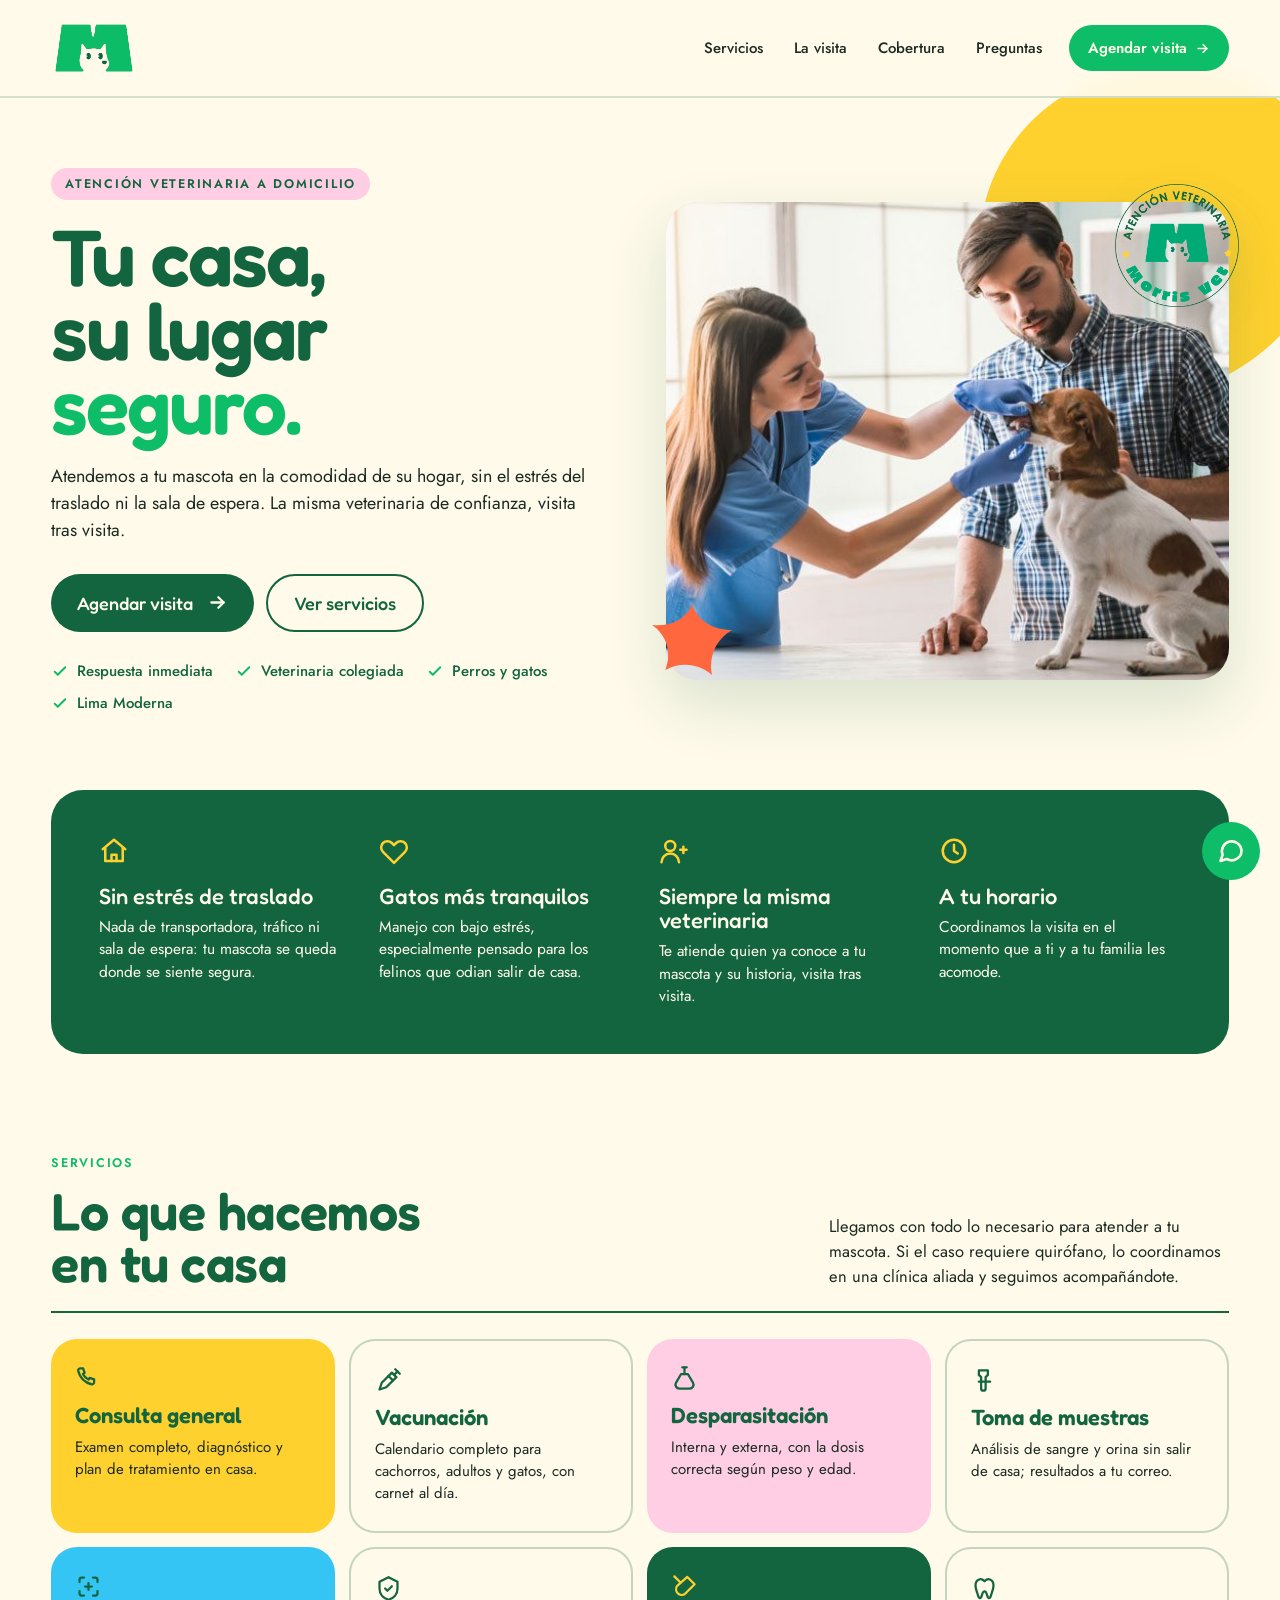
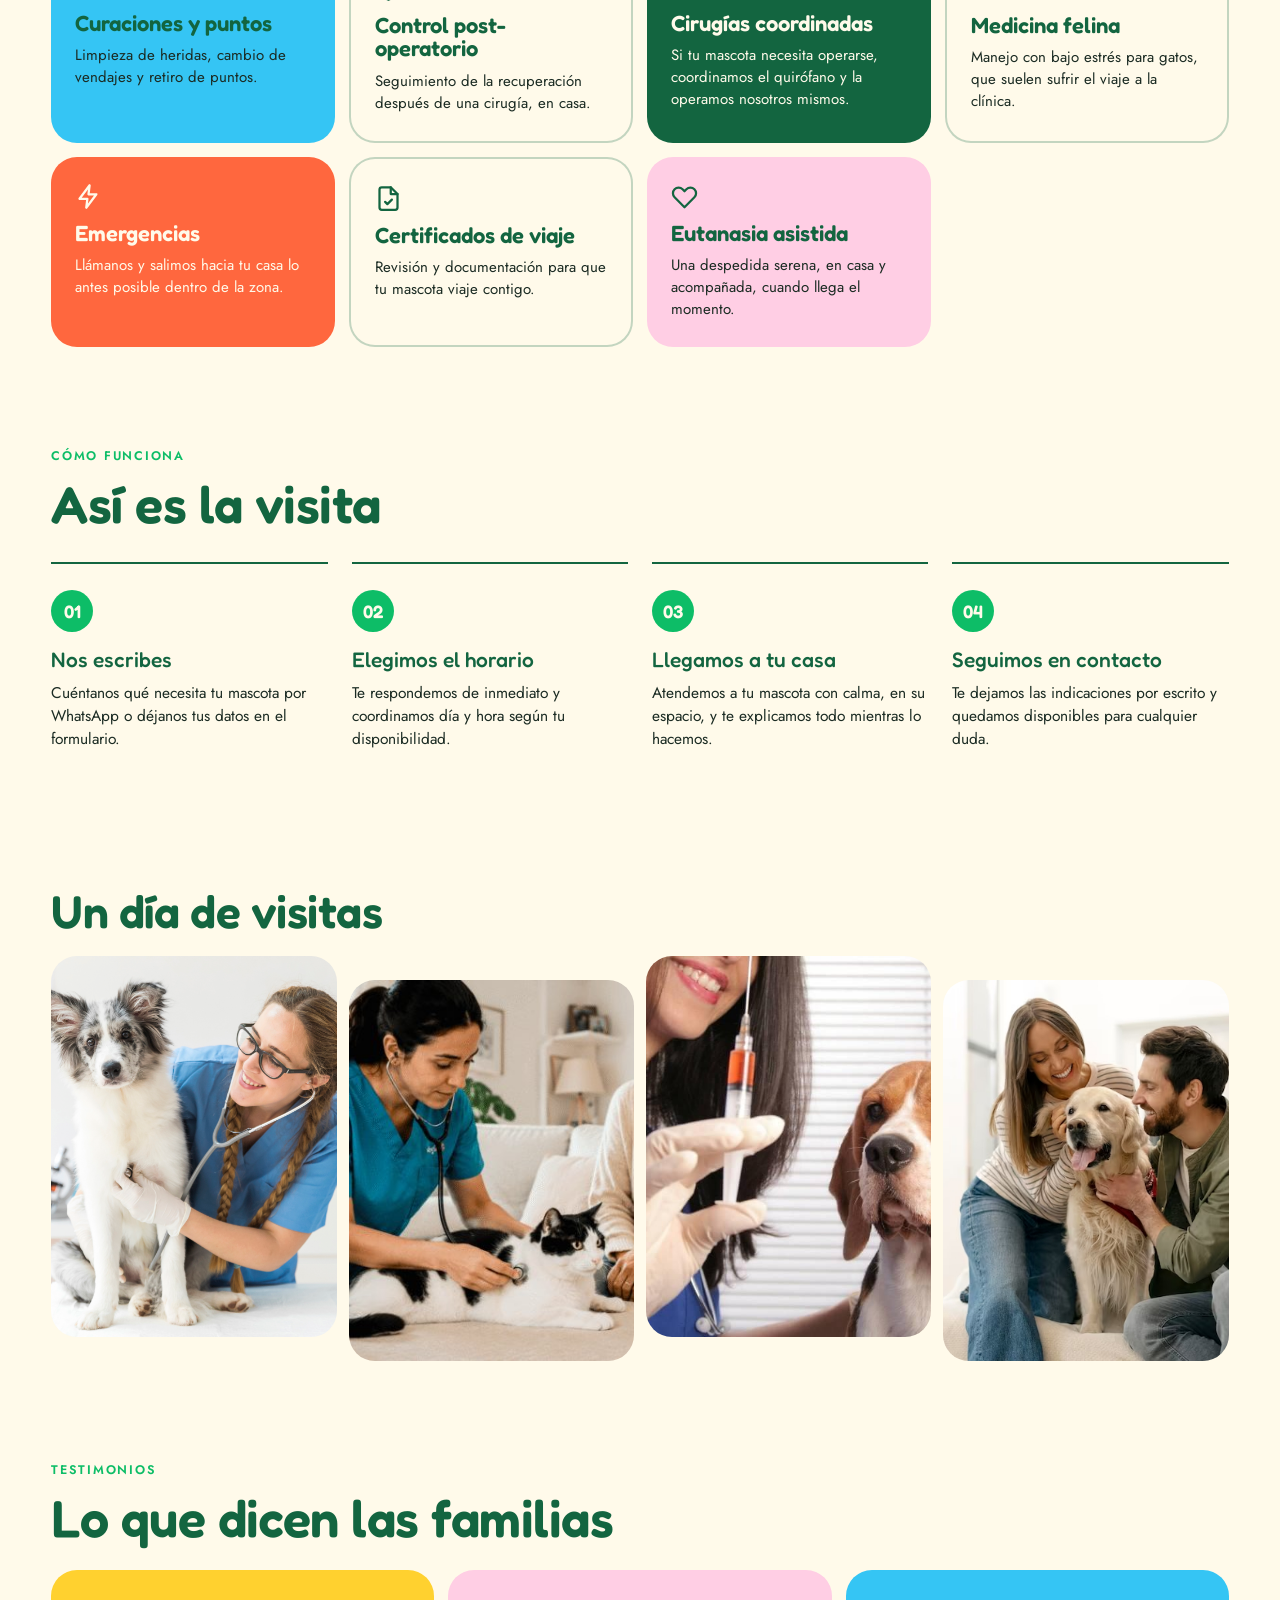
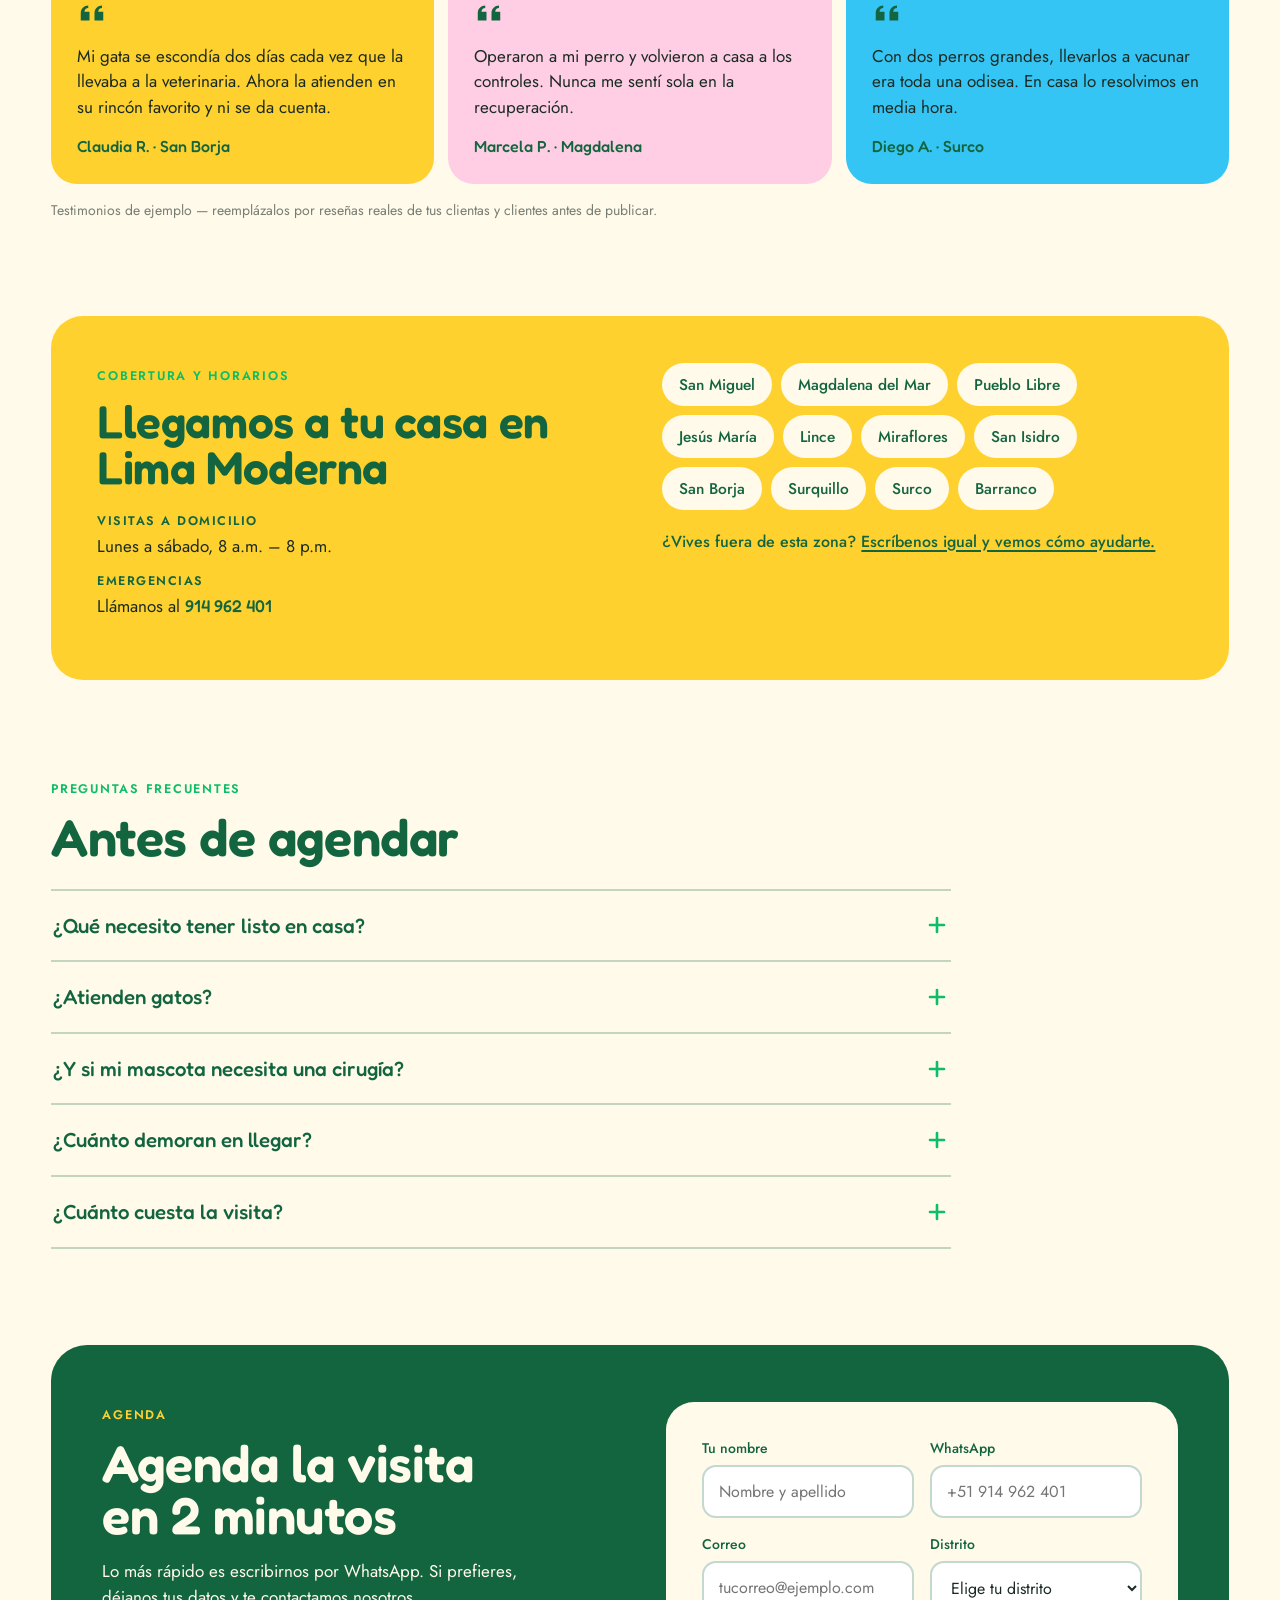
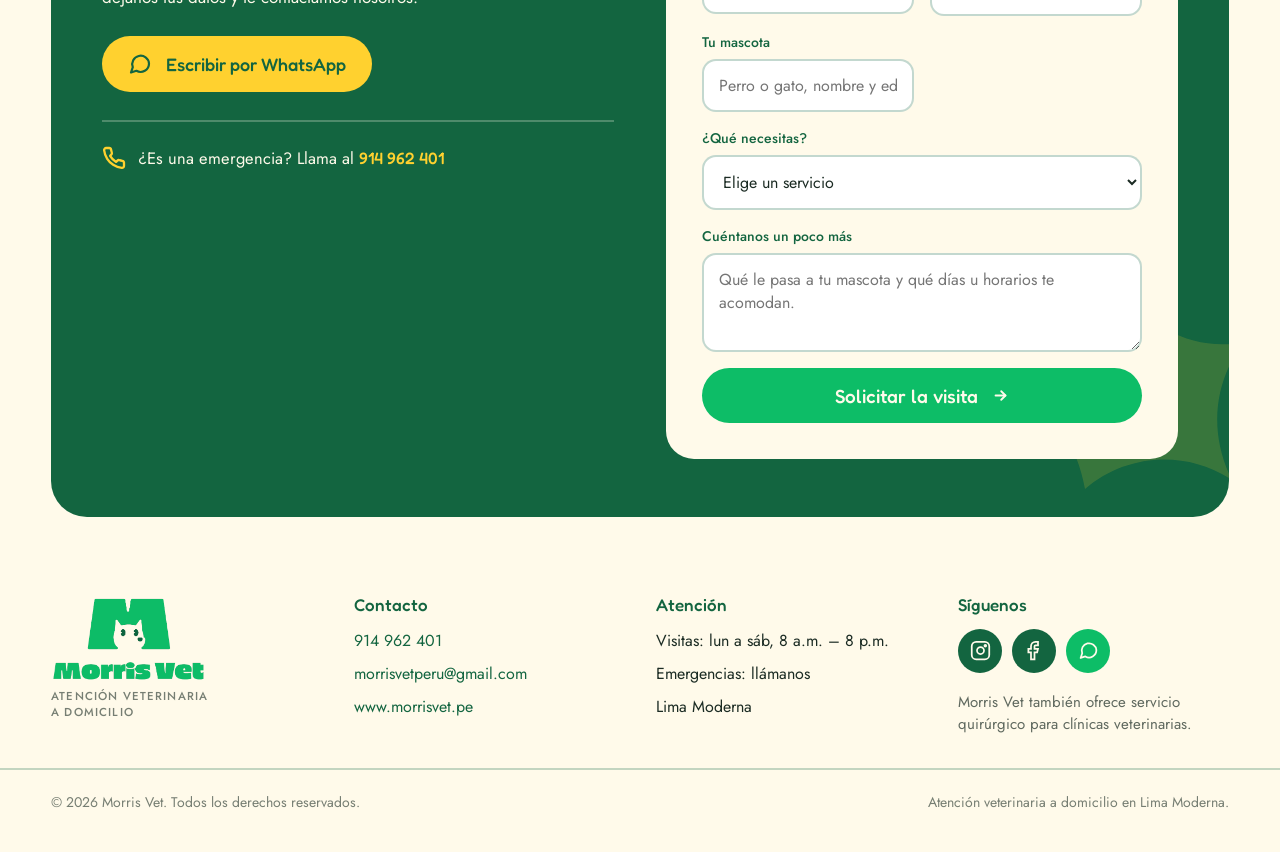
<file: index.html>
<!DOCTYPE html>
<html lang="es-PE">
<head>
<meta charset="UTF-8">
<meta name="viewport" content="width=device-width, initial-scale=1">

<!-- Dominio real: morrisvet.pe (raíz). El sitio B2B para clínicas vive en morrisvet.pe/clinicas dentro del mismo repositorio. -->
<title>Morris Vet | Atención veterinaria a domicilio en Lima Moderna</title>
<meta name="description" content="Morris Vet atiende a tu perro o gato en la comodidad de tu hogar: consultas, vacunas, curaciones y más en Lima Moderna. Agenda por WhatsApp.">
<link rel="canonical" href="https://morrisvet.pe/">

<!-- Favicons -->
<link rel="icon" href="favicon.ico" sizes="any">
<link rel="apple-touch-icon" href="img/apple-touch-icon.png">
<link rel="icon" type="image/png" sizes="192x192" href="img/icon-192.png">
<link rel="icon" type="image/png" sizes="512x512" href="img/icon-512.png">

<!-- Open Graph / Twitter -->
<meta property="og:type" content="website">
<meta property="og:locale" content="es_PE">
<meta property="og:site_name" content="Morris Vet">
<meta property="og:title" content="Morris Vet | Atención veterinaria a domicilio en Lima Moderna">
<meta property="og:description" content="Consultas, vacunas y curaciones para tu perro o gato, en la comodidad de tu hogar. Agenda por WhatsApp.">
<meta property="og:url" content="https://morrisvet.pe/">
<meta property="og:image" content="https://morrisvet.pe/img/og-cover.jpg">
<meta name="twitter:card" content="summary_large_image">
<meta name="twitter:title" content="Morris Vet | Atención veterinaria a domicilio en Lima Moderna">
<meta name="twitter:description" content="Consultas, vacunas y curaciones para tu perro o gato, en la comodidad de tu hogar. Agenda por WhatsApp.">
<meta name="twitter:image" content="https://morrisvet.pe/img/og-cover.jpg">

<!-- Fuentes -->
<link rel="preconnect" href="https://fonts.googleapis.com">
<link rel="preconnect" href="https://fonts.gstatic.com" crossorigin>
<link rel="stylesheet" href="https://fonts.googleapis.com/css2?family=Fredoka:wght@500;600;700&family=Jost:wght@400;500;600&display=swap">

<link rel="stylesheet" href="css/styles.css">

<!-- JSON-LD: negocio local -->
<script type="application/ld+json">
{
  "@context": "https://schema.org",
  "@type": "VeterinaryCare",
  "name": "Morris Vet",
  "description": "Atención veterinaria a domicilio para perros y gatos en Lima Moderna: consultas, vacunación, desparasitación, curaciones y coordinación de cirugías.",
  "url": "https://morrisvet.pe/",
  "logo": "https://morrisvet.pe/img/morris-vet-logo.png",
  "image": "https://morrisvet.pe/img/og-cover.jpg",
  "telephone": "+51914962401",
  "email": "morrisvetperu@gmail.com",
  "areaServed": [
    "San Miguel", "Magdalena del Mar", "Pueblo Libre", "Jesús María", "Lince",
    "Miraflores", "San Isidro", "San Borja", "Surquillo", "Surco", "Barranco"
  ],
  "address": {
    "@type": "PostalAddress",
    "addressLocality": "Lima",
    "addressRegion": "Lima",
    "addressCountry": "PE"
  },
  "openingHoursSpecification": {
    "@type": "OpeningHoursSpecification",
    "dayOfWeek": ["Monday","Tuesday","Wednesday","Thursday","Friday","Saturday"],
    "opens": "08:00",
    "closes": "20:00"
  },
  "sameAs": [
    "https://instagram.com/morrisvetperu",
    "https://www.facebook.com/morrisvetperu"
  ]
}
</script>
</head>
<body id="top">

<header class="site-header">
  <div class="site-header__inner">
    <a class="site-header__brand" href="#top" aria-label="Morris Vet — inicio">
      <img src="img/morris-vet-isotipo-mark.png" alt="Morris Vet" width="150" height="98">
    </a>

    <nav class="site-header__nav" id="site-nav" aria-label="Navegación principal">
      <a class="site-header__link" href="#servicios">Servicios</a>
      <a class="site-header__link" href="#visita">La visita</a>
      <a class="site-header__link" href="#cobertura">Cobertura</a>
      <a class="site-header__link" href="#preguntas">Preguntas</a>
      <a class="site-header__link site-header__cta" href="#agendar">
        Agendar visita
        <svg width="15" height="15" viewBox="0 0 24 24" fill="none" stroke="currentColor" stroke-width="2.6" stroke-linecap="round" stroke-linejoin="round" aria-hidden="true"><path d="M5 12h14"/><path d="m13 6 6 6-6 6"/></svg>
      </a>
    </nav>

    <button class="site-header__toggle" id="nav-toggle" aria-label="Abrir menú" aria-expanded="false" aria-controls="site-nav">
      <span></span><span></span><span></span>
    </button>
  </div>
</header>

<main>

  <!-- ============================== HERO ============================== -->
  <section class="hero">
    <svg class="hero__blob" viewBox="0 0 400 400" aria-hidden="true">
      <path d="M330 60c46 44 58 118 24 176-34 58-104 96-166 92-62-4-116-50-130-110C44 158 72 90 128 54 184 18 284 16 330 60Z" fill="var(--mv-amarillo)"/>
    </svg>
    <div class="o-container hero__grid">
      <div class="hero__copy u-reveal">
        <span class="o-eyebrow o-eyebrow--pink">Atención veterinaria a domicilio</span>
        <h1 class="hero__title">Tu casa,<br>su lugar<br><span>seguro.</span></h1>
        <p class="hero__lede">Atendemos a tu mascota en la comodidad de su hogar, sin el estrés del traslado ni la sala de espera. La misma veterinaria de confianza, visita tras visita.</p>
        <div class="hero__ctas">
          <a class="o-btn o-btn--solid" href="#agendar">
            Agendar visita
            <svg width="21" height="21" viewBox="0 0 24 24" fill="none" stroke="currentColor" stroke-width="2.6" stroke-linecap="round" stroke-linejoin="round" aria-hidden="true"><path d="M5 12h14"/><path d="m13 6 6 6-6 6"/></svg>
          </a>
          <a class="o-btn o-btn--outline" href="#servicios">Ver servicios</a>
        </div>
        <ul class="hero__trust">
          <li><svg width="18" height="18" viewBox="0 0 24 24" fill="none" stroke="var(--mv-verde-claro)" stroke-width="2.6" stroke-linecap="round" stroke-linejoin="round" aria-hidden="true"><path d="m5 13 4 4L19 7"/></svg>Respuesta inmediata</li>
          <li><svg width="18" height="18" viewBox="0 0 24 24" fill="none" stroke="var(--mv-verde-claro)" stroke-width="2.6" stroke-linecap="round" stroke-linejoin="round" aria-hidden="true"><path d="m5 13 4 4L19 7"/></svg>Veterinaria colegiada</li>
          <li><svg width="18" height="18" viewBox="0 0 24 24" fill="none" stroke="var(--mv-verde-claro)" stroke-width="2.6" stroke-linecap="round" stroke-linejoin="round" aria-hidden="true"><path d="m5 13 4 4L19 7"/></svg>Perros y gatos</li>
          <li><svg width="18" height="18" viewBox="0 0 24 24" fill="none" stroke="var(--mv-verde-claro)" stroke-width="2.6" stroke-linecap="round" stroke-linejoin="round" aria-hidden="true"><path d="m5 13 4 4L19 7"/></svg>Lima Moderna</li>
        </ul>
      </div>
      <div class="hero__media u-reveal">
        <svg class="hero__media-blob" viewBox="0 0 120 120" aria-hidden="true">
          <path d="M60 6c8 20 26 30 48 30-20 12-28 32-24 54-16-14-38-16-56-6 8-20 2-42-16-54 22 2 40-6 48-24Z" fill="var(--mv-naranja)"/>
        </svg>
        <div class="hero__photo">
          <img src="img/hero-consulta-en-casa.jpg" alt="Veterinaria de Morris Vet atendiendo a una mascota junto a su familia" width="1400" height="933" loading="eager">
        </div>
        <img class="hero__badge" src="img/morris-vet-sello.png" alt="" width="110" height="110" loading="lazy">
      </div>
    </div>
  </section>

  <!-- ============================ VENTAJAS ============================= -->
  <section class="o-container">
    <ul class="advantages">
      <li class="advantages__item u-reveal">
        <svg width="30" height="30" viewBox="0 0 24 24" fill="none" stroke="var(--mv-amarillo)" stroke-width="2" stroke-linecap="round" stroke-linejoin="round" aria-hidden="true"><path d="M3 10.5 12 3l9 7.5"/><path d="M5 9.5V20h14V9.5"/><path d="M10 20v-5h4v5"/></svg>
        <h3>Sin estrés de traslado</h3>
        <p>Nada de transportadora, tráfico ni sala de espera: tu mascota se queda donde se siente segura.</p>
      </li>
      <li class="advantages__item u-reveal">
        <svg width="30" height="30" viewBox="0 0 24 24" fill="none" stroke="var(--mv-amarillo)" stroke-width="2" stroke-linecap="round" stroke-linejoin="round" aria-hidden="true"><path d="M20.8 5.6a5 5 0 0 0-7.1 0L12 7.3l-1.7-1.7a5 5 0 0 0-7.1 7.1l8.8 8.8 8.8-8.8a5 5 0 0 0 0-7.1Z"/></svg>
        <h3>Gatos más tranquilos</h3>
        <p>Manejo con bajo estrés, especialmente pensado para los felinos que odian salir de casa.</p>
      </li>
      <li class="advantages__item u-reveal">
        <svg width="30" height="30" viewBox="0 0 24 24" fill="none" stroke="var(--mv-amarillo)" stroke-width="2" stroke-linecap="round" stroke-linejoin="round" aria-hidden="true"><circle cx="9" cy="8" r="4"/><path d="M2 21c0-3.9 3.1-7 7-7s7 3.1 7 7"/><path d="M17 11h5"/><path d="M19.5 8.5v5"/></svg>
        <h3>Siempre la misma veterinaria</h3>
        <p>Te atiende quien ya conoce a tu mascota y su historia, visita tras visita.</p>
      </li>
      <li class="advantages__item u-reveal">
        <svg width="30" height="30" viewBox="0 0 24 24" fill="none" stroke="var(--mv-amarillo)" stroke-width="2" stroke-linecap="round" stroke-linejoin="round" aria-hidden="true"><circle cx="12" cy="12" r="9"/><path d="M12 7v5l3 2"/></svg>
        <h3>A tu horario</h3>
        <p>Coordinamos la visita en el momento que a ti y a tu familia les acomode.</p>
      </li>
    </ul>
  </section>

  <!-- ============================ SERVICIOS ============================ -->
  <section class="o-section" id="servicios">
    <div class="o-container">
      <div class="section-head">
        <div>
          <span class="o-eyebrow">Servicios</span>
          <h2 class="o-section-title">Lo que hacemos<br>en tu casa</h2>
        </div>
        <p class="section-head__lede">Llegamos con todo lo necesario para atender a tu mascota. Si el caso requiere quirófano, lo coordinamos en una clínica aliada y seguimos acompañándote.</p>
      </div>

      <div class="services__grid">
        <article class="services__card services__card--yellow u-reveal">
          <svg width="27" height="27" viewBox="0 0 24 24" fill="none" stroke="var(--mv-verde-oscuro)" stroke-width="2" stroke-linecap="round" stroke-linejoin="round" aria-hidden="true"><path d="M4.8 3h2.4l1.4 4-1.6 1a12 12 0 0 0 5 5l1-1.6 4 1.4v2.4a2 2 0 0 1-2.2 2A16.8 16.8 0 0 1 2.8 5.2 2 2 0 0 1 4.8 3Z"/></svg>
          <h3>Consulta general</h3>
          <p>Examen completo, diagnóstico y plan de tratamiento en casa.</p>
        </article>
        <article class="services__card services__card--outline u-reveal">
          <svg width="27" height="27" viewBox="0 0 24 24" fill="none" stroke="var(--mv-verde-oscuro)" stroke-width="2" stroke-linecap="round" stroke-linejoin="round" aria-hidden="true"><path d="m18 2 4 4"/><path d="m17 7 3-3"/><path d="M19 9 15 5 6 14l-2 6 6-2 9-9Z"/><path d="m12 8 4 4"/></svg>
          <h3>Vacunación</h3>
          <p>Calendario completo para cachorros, adultos y gatos, con carnet al día.</p>
        </article>
        <article class="services__card services__card--pink u-reveal">
          <svg width="27" height="27" viewBox="0 0 24 24" fill="none" stroke="var(--mv-verde-oscuro)" stroke-width="2" stroke-linecap="round" stroke-linejoin="round" aria-hidden="true"><path d="M10 2h4"/><path d="M12 2v6"/><path d="M7.5 21a3.5 3.5 0 0 1-3-5.3L9 8h6l4.5 7.7A3.5 3.5 0 0 1 16.5 21Z"/></svg>
          <h3>Desparasitación</h3>
          <p>Interna y externa, con la dosis correcta según peso y edad.</p>
        </article>
        <article class="services__card services__card--outline u-reveal">
          <svg width="27" height="27" viewBox="0 0 24 24" fill="none" stroke="var(--mv-verde-oscuro)" stroke-width="2" stroke-linecap="round" stroke-linejoin="round" aria-hidden="true"><path d="M9 3h6v4l-2 2v10a2 2 0 0 1-4 0V9L7 7V3h2Z"/><path d="M7 13h10"/></svg>
          <h3>Toma de muestras</h3>
          <p>Análisis de sangre y orina sin salir de casa; resultados a tu correo.</p>
        </article>
        <article class="services__card services__card--blue u-reveal">
          <svg width="27" height="27" viewBox="0 0 24 24" fill="none" stroke="var(--mv-verde-oscuro)" stroke-width="2" stroke-linecap="round" stroke-linejoin="round" aria-hidden="true"><path d="M4 8V6a2 2 0 0 1 2-2h2"/><path d="M20 8V6a2 2 0 0 0-2-2h-2"/><path d="M4 16v2a2 2 0 0 0 2 2h2"/><path d="M20 16v2a2 2 0 0 1-2 2h-2"/><path d="M9 12h6"/><path d="M12 9v6"/></svg>
          <h3>Curaciones y puntos</h3>
          <p>Limpieza de heridas, cambio de vendajes y retiro de puntos.</p>
        </article>
        <article class="services__card services__card--outline u-reveal">
          <svg width="27" height="27" viewBox="0 0 24 24" fill="none" stroke="var(--mv-verde-oscuro)" stroke-width="2" stroke-linecap="round" stroke-linejoin="round" aria-hidden="true"><path d="M12 2 4 6v6c0 5 3.4 8.7 8 10 4.6-1.3 8-5 8-10V6l-8-4Z"/><path d="m9 12 2 2 4-4"/></svg>
          <h3>Control post-operatorio</h3>
          <p>Seguimiento de la recuperación después de una cirugía, en casa.</p>
        </article>
        <article class="services__card services__card--dark u-reveal">
          <svg width="27" height="27" viewBox="0 0 24 24" fill="none" stroke="var(--mv-amarillo)" stroke-width="2" stroke-linecap="round" stroke-linejoin="round" aria-hidden="true"><path d="M14.5 3.5 21 10l-8.5 8.5a5 5 0 0 1-7-7L14.5 3.5Z"/><path d="M8 8 3 3"/></svg>
          <h3>Cirugías coordinadas</h3>
          <p>Si tu mascota necesita operarse, coordinamos el quirófano y la operamos nosotros mismos.</p>
        </article>
        <article class="services__card services__card--outline u-reveal">
          <svg width="27" height="27" viewBox="0 0 24 24" fill="none" stroke="var(--mv-verde-oscuro)" stroke-width="2" stroke-linecap="round" stroke-linejoin="round" aria-hidden="true"><path d="M12 5.5C10.5 4 8.8 3.4 7.2 4 5.2 4.7 4 6.8 4 9.4c0 3 1.2 5.3 2 8 .5 1.8 1 3.1 2 3.1 1.2 0 1.4-1.6 2-3.6.4-1.3.9-2.4 2-2.4s1.6 1.1 2 2.4c.6 2 .8 3.6 2 3.6 1 0 1.5-1.3 2-3.1.8-2.7 2-5 2-8C20 6.8 18.8 4.7 16.8 4c-1.6-.6-3.3 0-4.8 1.5Z"/></svg>
          <h3>Medicina felina</h3>
          <p>Manejo con bajo estrés para gatos, que suelen sufrir el viaje a la clínica.</p>
        </article>
        <article class="services__card services__card--orange u-reveal">
          <svg width="27" height="27" viewBox="0 0 24 24" fill="none" stroke="var(--mv-blanco)" stroke-width="2" stroke-linecap="round" stroke-linejoin="round" aria-hidden="true"><path d="M13 2 4 14h7l-1 8 9-12h-7l1-8Z"/></svg>
          <h3>Emergencias</h3>
          <p>Llámanos y salimos hacia tu casa lo antes posible dentro de la zona.</p>
        </article>
        <article class="services__card services__card--outline u-reveal">
          <svg width="27" height="27" viewBox="0 0 24 24" fill="none" stroke="var(--mv-verde-oscuro)" stroke-width="2" stroke-linecap="round" stroke-linejoin="round" aria-hidden="true"><path d="M14 2H6a2 2 0 0 0-2 2v16a2 2 0 0 0 2 2h12a2 2 0 0 0 2-2V8Z"/><path d="M14 2v6h6"/><path d="m9 15 2 2 4-4"/></svg>
          <h3>Certificados de viaje</h3>
          <p>Revisión y documentación para que tu mascota viaje contigo.</p>
        </article>
        <article class="services__card services__card--pink u-reveal">
          <svg width="27" height="27" viewBox="0 0 24 24" fill="none" stroke="var(--mv-verde-oscuro)" stroke-width="2" stroke-linecap="round" stroke-linejoin="round" aria-hidden="true"><path d="M20.8 5.6a5 5 0 0 0-7.1 0L12 7.3l-1.7-1.7a5 5 0 0 0-7.1 7.1l8.8 8.8 8.8-8.8a5 5 0 0 0 0-7.1Z"/></svg>
          <h3>Eutanasia asistida</h3>
          <p>Una despedida serena, en casa y acompañada, cuando llega el momento.</p>
        </article>
      </div>
    </div>
  </section>

  <!-- ========================= CÓMO FUNCIONA =========================== -->
  <section class="o-section" id="visita">
    <div class="o-container">
      <span class="o-eyebrow">Cómo funciona</span>
      <h2 class="o-section-title">Así es la visita</h2>
      <ol class="process">
        <li class="process__step u-reveal">
          <span class="process__num">01</span>
          <h3>Nos escribes</h3>
          <p>Cuéntanos qué necesita tu mascota por WhatsApp o déjanos tus datos en el formulario.</p>
        </li>
        <li class="process__step u-reveal">
          <span class="process__num">02</span>
          <h3>Elegimos el horario</h3>
          <p>Te respondemos de inmediato y coordinamos día y hora según tu disponibilidad.</p>
        </li>
        <li class="process__step u-reveal">
          <span class="process__num">03</span>
          <h3>Llegamos a tu casa</h3>
          <p>Atendemos a tu mascota con calma, en su espacio, y te explicamos todo mientras lo hacemos.</p>
        </li>
        <li class="process__step u-reveal">
          <span class="process__num">04</span>
          <h3>Seguimos en contacto</h3>
          <p>Te dejamos las indicaciones por escrito y quedamos disponibles para cualquier duda.</p>
        </li>
      </ol>
    </div>
  </section>

  <!-- ============================= GALERÍA ============================= -->
  <section class="o-section">
    <div class="o-container">
      <div class="section-head section-head--tight">
        <h2 class="o-section-title o-section-title--sm">Un día de visitas</h2>
      </div>
      <div class="gallery">
        <figure class="gallery__item u-reveal">
          <img src="img/galeria-consulta.jpg" alt="Consulta veterinaria en casa" width="800" height="1067" loading="lazy">
        </figure>
        <figure class="gallery__item gallery__item--offset u-reveal">
          <img src="img/galeria-gato-sofa.jpg" alt="Gato atendido en su sofá" width="768" height="1024" loading="lazy">
        </figure>
        <figure class="gallery__item u-reveal">
          <img src="img/galeria-vacunacion.jpg" alt="Aplicación de vacuna a domicilio" width="863" height="1150" loading="lazy">
        </figure>
        <figure class="gallery__item gallery__item--offset u-reveal">
          <img src="img/galeria-familia.jpg" alt="Familia junto a su mascota tras la visita" width="1000" height="1333" loading="lazy">
        </figure>
      </div>
    </div>
  </section>

  <!-- =========================== TESTIMONIOS =========================== -->
  <section class="o-section">
    <div class="o-container">
      <span class="o-eyebrow">Testimonios</span>
      <h2 class="o-section-title">Lo que dicen las familias</h2>
      <div class="testimonials">
        <figure class="testimonials__card testimonials__card--yellow u-reveal">
          <svg width="30" height="30" viewBox="0 0 24 24" fill="var(--mv-verde-oscuro)" aria-hidden="true"><path d="M9 6c-3.3 0-6 2.7-6 6v6h7v-7H6c0-1.7 1.3-3 3-3V6Zm11 0c-3.3 0-6 2.7-6 6v6h7v-7h-4c0-1.7 1.3-3 3-3V6Z"/></svg>
          <blockquote>Mi gata se escondía dos días cada vez que la llevaba a la veterinaria. Ahora la atienden en su rincón favorito y ni se da cuenta.</blockquote>
          <figcaption>Claudia R. · San Borja</figcaption>
        </figure>
        <figure class="testimonials__card testimonials__card--pink u-reveal">
          <svg width="30" height="30" viewBox="0 0 24 24" fill="var(--mv-verde-oscuro)" aria-hidden="true"><path d="M9 6c-3.3 0-6 2.7-6 6v6h7v-7H6c0-1.7 1.3-3 3-3V6Zm11 0c-3.3 0-6 2.7-6 6v6h7v-7h-4c0-1.7 1.3-3 3-3V6Z"/></svg>
          <blockquote>Operaron a mi perro y volvieron a casa a los controles. Nunca me sentí sola en la recuperación.</blockquote>
          <figcaption>Marcela P. · Magdalena</figcaption>
        </figure>
        <figure class="testimonials__card testimonials__card--blue u-reveal">
          <svg width="30" height="30" viewBox="0 0 24 24" fill="var(--mv-verde-oscuro)" aria-hidden="true"><path d="M9 6c-3.3 0-6 2.7-6 6v6h7v-7H6c0-1.7 1.3-3 3-3V6Zm11 0c-3.3 0-6 2.7-6 6v6h7v-7h-4c0-1.7 1.3-3 3-3V6Z"/></svg>
          <blockquote>Con dos perros grandes, llevarlos a vacunar era toda una odisea. En casa lo resolvimos en media hora.</blockquote>
          <figcaption>Diego A. · Surco</figcaption>
        </figure>
      </div>
      <p class="testimonials__note">Testimonios de ejemplo — reemplázalos por reseñas reales de tus clientas y clientes antes de publicar.</p>
    </div>
  </section>

  <!-- ============================ COBERTURA ============================ -->
  <section class="o-section" id="cobertura">
    <div class="o-container">
      <div class="coverage">
        <div class="coverage__panel u-reveal">
          <span class="o-eyebrow">Cobertura y horarios</span>
          <h2 class="o-section-title o-section-title--sm">Llegamos a tu casa en Lima Moderna</h2>
          <dl class="coverage__meta">
            <div><dt>Visitas a domicilio</dt><dd>Lunes a sábado, 8 a.m. – 8 p.m.</dd></div>
            <div><dt>Emergencias</dt><dd>Llámanos al <a href="tel:+51914962401">914 962 401</a></dd></div>
          </dl>
        </div>
        <div class="coverage__panel u-reveal">
          <ul class="coverage__districts">
            <li>San Miguel</li>
            <li>Magdalena del Mar</li>
            <li>Pueblo Libre</li>
            <li>Jesús María</li>
            <li>Lince</li>
            <li>Miraflores</li>
            <li>San Isidro</li>
            <li>San Borja</li>
            <li>Surquillo</li>
            <li>Surco</li>
            <li>Barranco</li>
          </ul>
          <p class="coverage__outside">¿Vives fuera de esta zona? <a href="https://wa.me/51914962401" target="_blank" rel="noopener">Escríbenos igual y vemos cómo ayudarte.</a></p>
        </div>
      </div>
    </div>
  </section>

  <!-- ============================ PREGUNTAS ============================ -->
  <section class="o-section" id="preguntas">
    <div class="o-container">
      <span class="o-eyebrow">Preguntas frecuentes</span>
      <h2 class="o-section-title">Antes de agendar</h2>
      <div class="faq">
        <details class="faq__item u-reveal">
          <summary class="faq__question">¿Qué necesito tener listo en casa?
            <svg width="24" height="24" viewBox="0 0 24 24" fill="none" stroke="var(--mv-verde-claro)" stroke-width="2.6" stroke-linecap="round" aria-hidden="true"><path d="M12 5v14"/><path d="M5 12h14"/></svg>
          </summary>
          <p>Un espacio tranquilo con buena luz —una mesa, el sofá o el piso alfombrado funcionan bien— y, si lo tienes, el carnet de vacunación o exámenes previos de tu mascota.</p>
        </details>
        <details class="faq__item u-reveal">
          <summary class="faq__question">¿Atienden gatos?
            <svg width="24" height="24" viewBox="0 0 24 24" fill="none" stroke="var(--mv-verde-claro)" stroke-width="2.6" stroke-linecap="round" aria-hidden="true"><path d="M12 5v14"/><path d="M5 12h14"/></svg>
          </summary>
          <p>Sí, y es justamente donde la atención a domicilio marca más diferencia: los gatos se estresan mucho con el traslado, así que los atendemos en su propio espacio y a su ritmo.</p>
        </details>
        <details class="faq__item u-reveal">
          <summary class="faq__question">¿Y si mi mascota necesita una cirugía?
            <svg width="24" height="24" viewBox="0 0 24 24" fill="none" stroke="var(--mv-verde-claro)" stroke-width="2.6" stroke-linecap="round" aria-hidden="true"><path d="M12 5v14"/><path d="M5 12h14"/></svg>
          </summary>
          <p>Coordinamos el quirófano en una clínica aliada y la operamos nosotros mismos. Después volvemos a tu casa para los controles post-operatorios.</p>
        </details>
        <details class="faq__item u-reveal">
          <summary class="faq__question">¿Cuánto demoran en llegar?
            <svg width="24" height="24" viewBox="0 0 24 24" fill="none" stroke="var(--mv-verde-claro)" stroke-width="2.6" stroke-linecap="round" aria-hidden="true"><path d="M12 5v14"/><path d="M5 12h14"/></svg>
          </summary>
          <p>Respondemos de inmediato y, según la disponibilidad del día, muchas veces podemos visitarte la misma jornada. Si es una emergencia, llámanos y salimos lo antes posible.</p>
        </details>
        <details class="faq__item u-reveal">
          <summary class="faq__question">¿Cuánto cuesta la visita?
            <svg width="24" height="24" viewBox="0 0 24 24" fill="none" stroke="var(--mv-verde-claro)" stroke-width="2.6" stroke-linecap="round" aria-hidden="true"><path d="M12 5v14"/><path d="M5 12h14"/></svg>
          </summary>
          <p>Depende del servicio, del distrito y de cuántas mascotas atendamos en la visita. Escríbenos por WhatsApp contándonos qué necesitas y te damos el precio exacto antes de agendar.</p>
        </details>
      </div>
    </div>
  </section>

  <!-- ============================= AGENDAR ============================= -->
  <section class="o-container">
  <div class="schedule" id="agendar">
    <svg class="schedule__blob" viewBox="0 0 200 200" aria-hidden="true">
      <path d="M100 10c30 34 60 46 90 40-20 26-24 60-8 92-30-20-70-18-98 6-6-36-30-64-66-76 36-6 66-30 82-62Z" fill="var(--mv-amarillo)"/>
    </svg>
    <div class="schedule__grid">
      <div class="schedule__copy u-reveal">
        <span class="o-eyebrow o-eyebrow--light">Agenda</span>
        <h2 class="o-section-title o-section-title--light">Agenda la visita<br>en 2 minutos</h2>
        <p>Lo más rápido es escribirnos por WhatsApp. Si prefieres, déjanos tus datos y te contactamos nosotros.</p>
        <a class="o-btn o-btn--accent" href="https://wa.me/51914962401" target="_blank" rel="noopener">
          <svg width="24" height="24" viewBox="0 0 24 24" fill="none" stroke="currentColor" stroke-width="2.2" stroke-linecap="round" stroke-linejoin="round" aria-hidden="true"><path d="M21 11.5a8.4 8.4 0 0 1-12.6 7.3L3 20.5l1.8-5.3A8.4 8.4 0 1 1 21 11.5Z"/></svg>
          Escribir por WhatsApp
        </a>
        <div class="schedule__emergency">
          <svg width="24" height="24" viewBox="0 0 24 24" fill="none" stroke="var(--mv-amarillo)" stroke-width="2.3" stroke-linecap="round" stroke-linejoin="round" aria-hidden="true"><path d="M22 16.9v3a2 2 0 0 1-2.2 2 19.8 19.8 0 0 1-8.6-3.1 19.5 19.5 0 0 1-6-6A19.8 19.8 0 0 1 2.1 4.2 2 2 0 0 1 4.1 2h3a2 2 0 0 1 2 1.7c.1 1 .4 1.9.7 2.8a2 2 0 0 1-.5 2.1L8.1 9.9a16 16 0 0 0 6 6l1.3-1.3a2 2 0 0 1 2.1-.4c.9.3 1.8.5 2.8.6a2 2 0 0 1 1.7 2Z"/></svg>
          <span>¿Es una emergencia? Llama al <a href="tel:+51914962401">914 962 401</a></span>
        </div>
      </div>

      <div class="schedule__panel u-reveal">
        <form class="schedule__form" id="case-form" novalidate>
          <label class="form__field">Tu nombre
            <input type="text" name="nombre" placeholder="Nombre y apellido" required>
          </label>
          <label class="form__field">WhatsApp
            <input type="tel" name="whatsapp" placeholder="+51 914 962 401" required>
          </label>
          <label class="form__field">Correo
            <input type="email" name="correo" placeholder="tucorreo@ejemplo.com" autocomplete="email" required>
          </label>
          <label class="form__field">Distrito
            <select name="distrito" required>
              <option value="">Elige tu distrito</option>
              <option>San Miguel</option>
              <option>Magdalena del Mar</option>
              <option>Pueblo Libre</option>
              <option>Jesús María</option>
              <option>Lince</option>
              <option>Miraflores</option>
              <option>San Isidro</option>
              <option>San Borja</option>
              <option>Surquillo</option>
              <option>Surco</option>
              <option>Barranco</option>
              <option>Otro distrito</option>
            </select>
          </label>
          <label class="form__field">Tu mascota
            <input type="text" name="mascota" placeholder="Perro o gato, nombre y edad" required>
          </label>
          <label class="form__field form__field--full">¿Qué necesitas?
            <select name="servicio" required>
              <option value="">Elige un servicio</option>
              <option>Consulta general</option>
              <option>Vacunación</option>
              <option>Desparasitación</option>
              <option>Toma de muestras / análisis</option>
              <option>Curaciones o retiro de puntos</option>
              <option>Control post-operatorio</option>
              <option>Coordinar una cirugía</option>
              <option>Medicina felina</option>
              <option>Certificado de viaje</option>
              <option>Eutanasia asistida</option>
              <option>Aún no lo sé</option>
            </select>
          </label>
          <label class="form__field form__field--full">Cuéntanos un poco más
            <textarea name="mensaje" rows="3" placeholder="Qué le pasa a tu mascota y qué días u horarios te acomodan." required></textarea>
          </label>
          <button type="submit" class="o-btn o-btn--solid form__submit">
            Solicitar la visita
            <svg width="17" height="17" viewBox="0 0 24 24" fill="none" stroke="currentColor" stroke-width="2.6" stroke-linecap="round" stroke-linejoin="round" aria-hidden="true"><path d="M5 12h14"/><path d="m13 6 6 6-6 6"/></svg>
          </button>
        </form>

        <div class="schedule__success" id="form-success" hidden>
          <img src="img/morris-vet-isotipo-mark.png" alt="" width="150" height="98">
          <h3>¡Gracias!</h3>
          <p>Te escribimos muy pronto para coordinar el día y la hora de la visita. Si es una emergencia, llámanos al 914 962 401.</p>
          <button type="button" class="o-btn o-btn--outline" id="form-reset">Enviar otra solicitud</button>
        </div>
      </div>
    </div>
  </div>
  </section>

</main>

<footer class="site-footer">
  <div class="o-container site-footer__grid">
    <div class="site-footer__brand">
      <img class="site-footer__mark" src="img/morris-vet-isotipo-mark.png" alt="" width="150" height="98" loading="lazy">
      <img class="site-footer__word" src="img/morris-vet-logo-mark.png" alt="Morris Vet" width="190" height="28" loading="lazy">
      <p class="site-footer__tag">Atención veterinaria<br>a domicilio</p>
    </div>
    <div>
      <h4>Contacto</h4>
      <ul class="site-footer__list">
        <li><a href="tel:+51914962401">914 962 401</a></li>
        <li><a href="mailto:morrisvetperu@gmail.com">morrisvetperu@gmail.com</a></li>
        <li><a href="https://www.morrisvet.pe">www.morrisvet.pe</a></li>
      </ul>
    </div>
    <div>
      <h4>Atención</h4>
      <ul class="site-footer__list">
        <li>Visitas: lun a sáb, 8 a.m. – 8 p.m.</li>
        <li>Emergencias: llámanos</li>
        <li>Lima Moderna</li>
      </ul>
    </div>
    <div>
      <h4>Síguenos</h4>
      <div class="site-footer__social">
        <a href="https://instagram.com/morrisvetperu" aria-label="Instagram" target="_blank" rel="noopener"><svg width="21" height="21" viewBox="0 0 24 24" fill="none" stroke="currentColor" stroke-width="2" stroke-linecap="round" aria-hidden="true"><rect x="2" y="2" width="20" height="20" rx="5"/><circle cx="12" cy="12" r="4"/><circle cx="17.5" cy="6.5" r="1"/></svg></a>
        <a href="https://www.facebook.com/morrisvetperu" aria-label="Facebook" target="_blank" rel="noopener"><svg width="21" height="21" viewBox="0 0 24 24" fill="none" stroke="currentColor" stroke-width="2" stroke-linecap="round" aria-hidden="true"><path d="M16 2h-3a5 5 0 0 0-5 5v3H5v4h3v8h4v-8h3l1-4h-4V7a1 1 0 0 1 1-1h3Z"/></svg></a>
        <a class="site-footer__social-link--whatsapp" href="https://wa.me/51914962401" aria-label="WhatsApp" target="_blank" rel="noopener"><svg width="21" height="21" viewBox="0 0 24 24" fill="none" stroke="currentColor" stroke-width="2" stroke-linecap="round" stroke-linejoin="round" aria-hidden="true"><path d="M21 11.5a8.4 8.4 0 0 1-12.6 7.3L3 20.5l1.8-5.3A8.4 8.4 0 1 1 21 11.5Z"/></svg></a>
      </div>
      <p class="site-footer__note">Morris Vet también ofrece servicio quirúrgico para clínicas veterinarias.</p>
    </div>
  </div>
  <div class="site-footer__bottom">
    <span>© <span id="year">2026</span> Morris Vet. Todos los derechos reservados.</span>
    <span>Atención veterinaria a domicilio en Lima Moderna.</span>
  </div>
</footer>

<a class="whatsapp-fab" href="https://wa.me/51914962401" target="_blank" rel="noopener" aria-label="Escribir por WhatsApp">
  <svg width="28" height="28" viewBox="0 0 24 24" fill="none" stroke="currentColor" stroke-width="2.2" stroke-linecap="round" stroke-linejoin="round" aria-hidden="true"><path d="M21 11.5a8.4 8.4 0 0 1-12.6 7.3L3 20.5l1.8-5.3A8.4 8.4 0 1 1 21 11.5Z"/></svg>
</a>

<script src="js/main.js" defer></script>
</body>
</html>
</file>
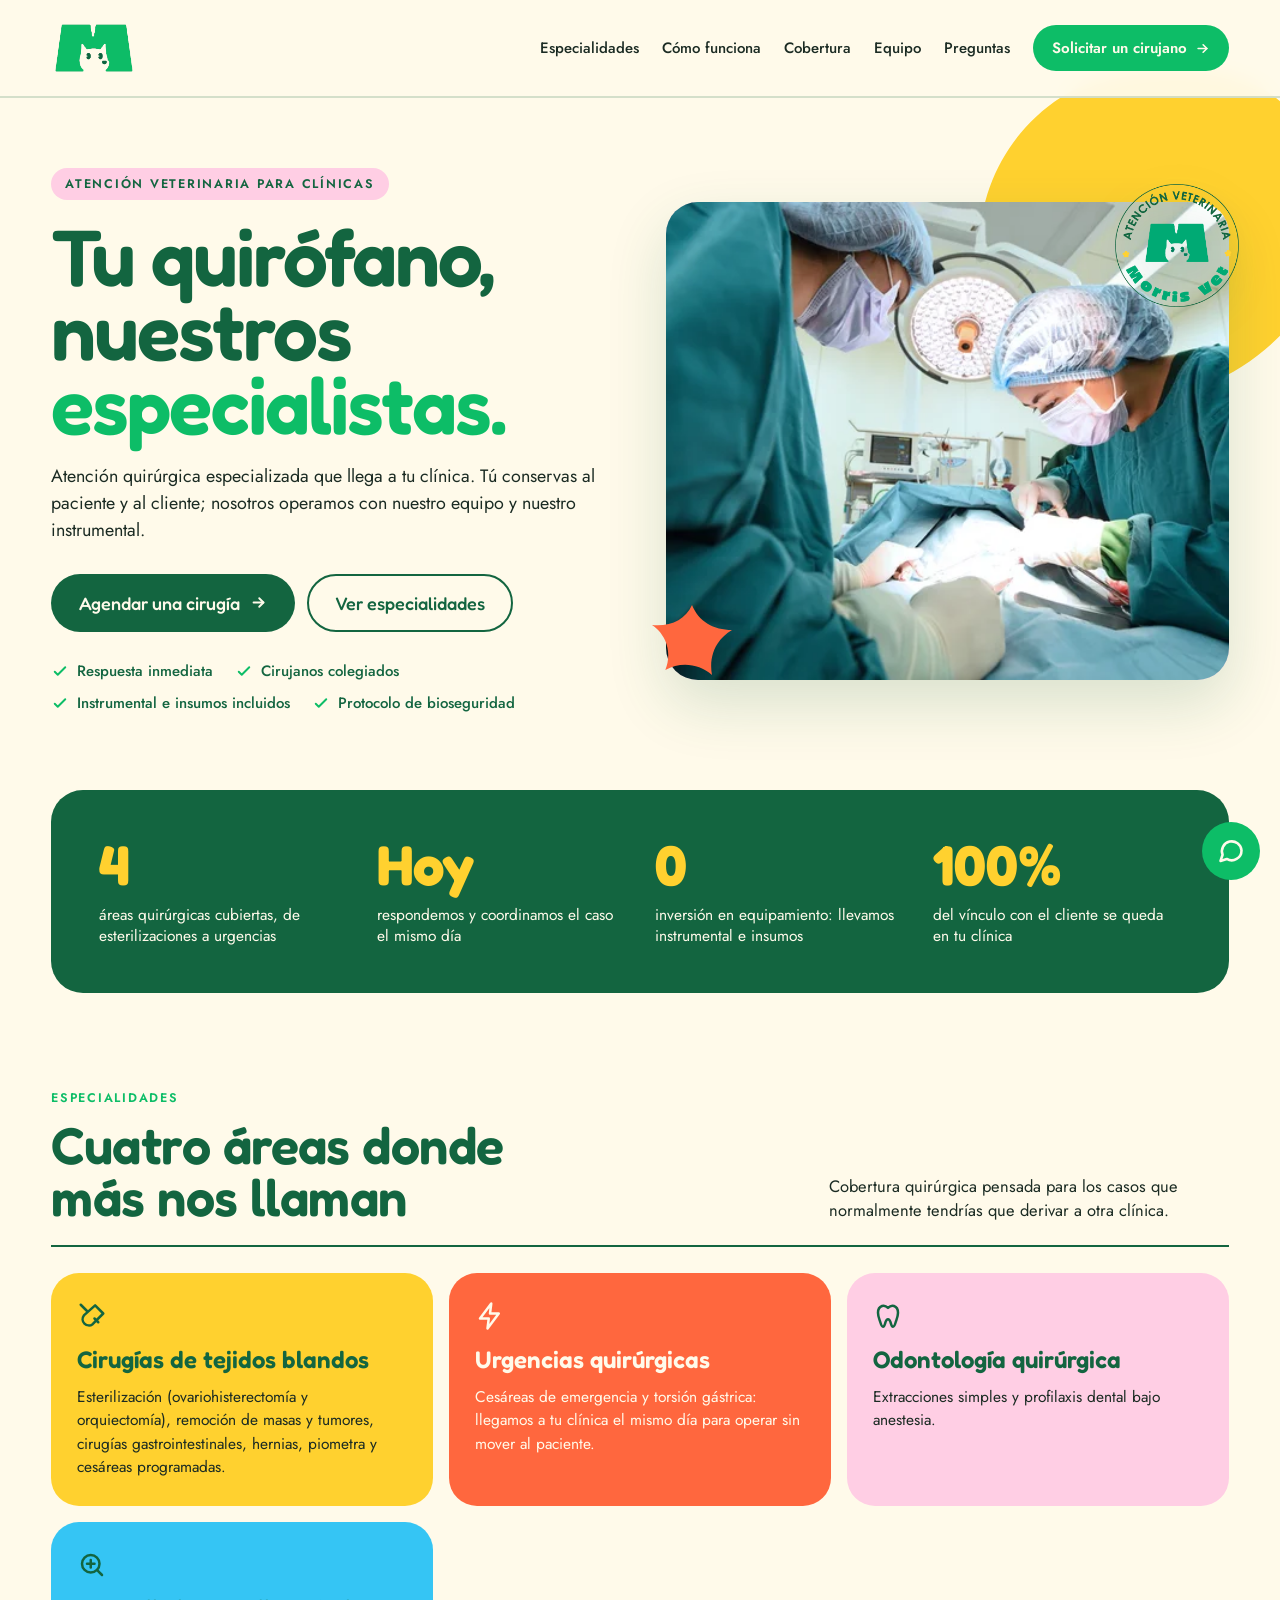
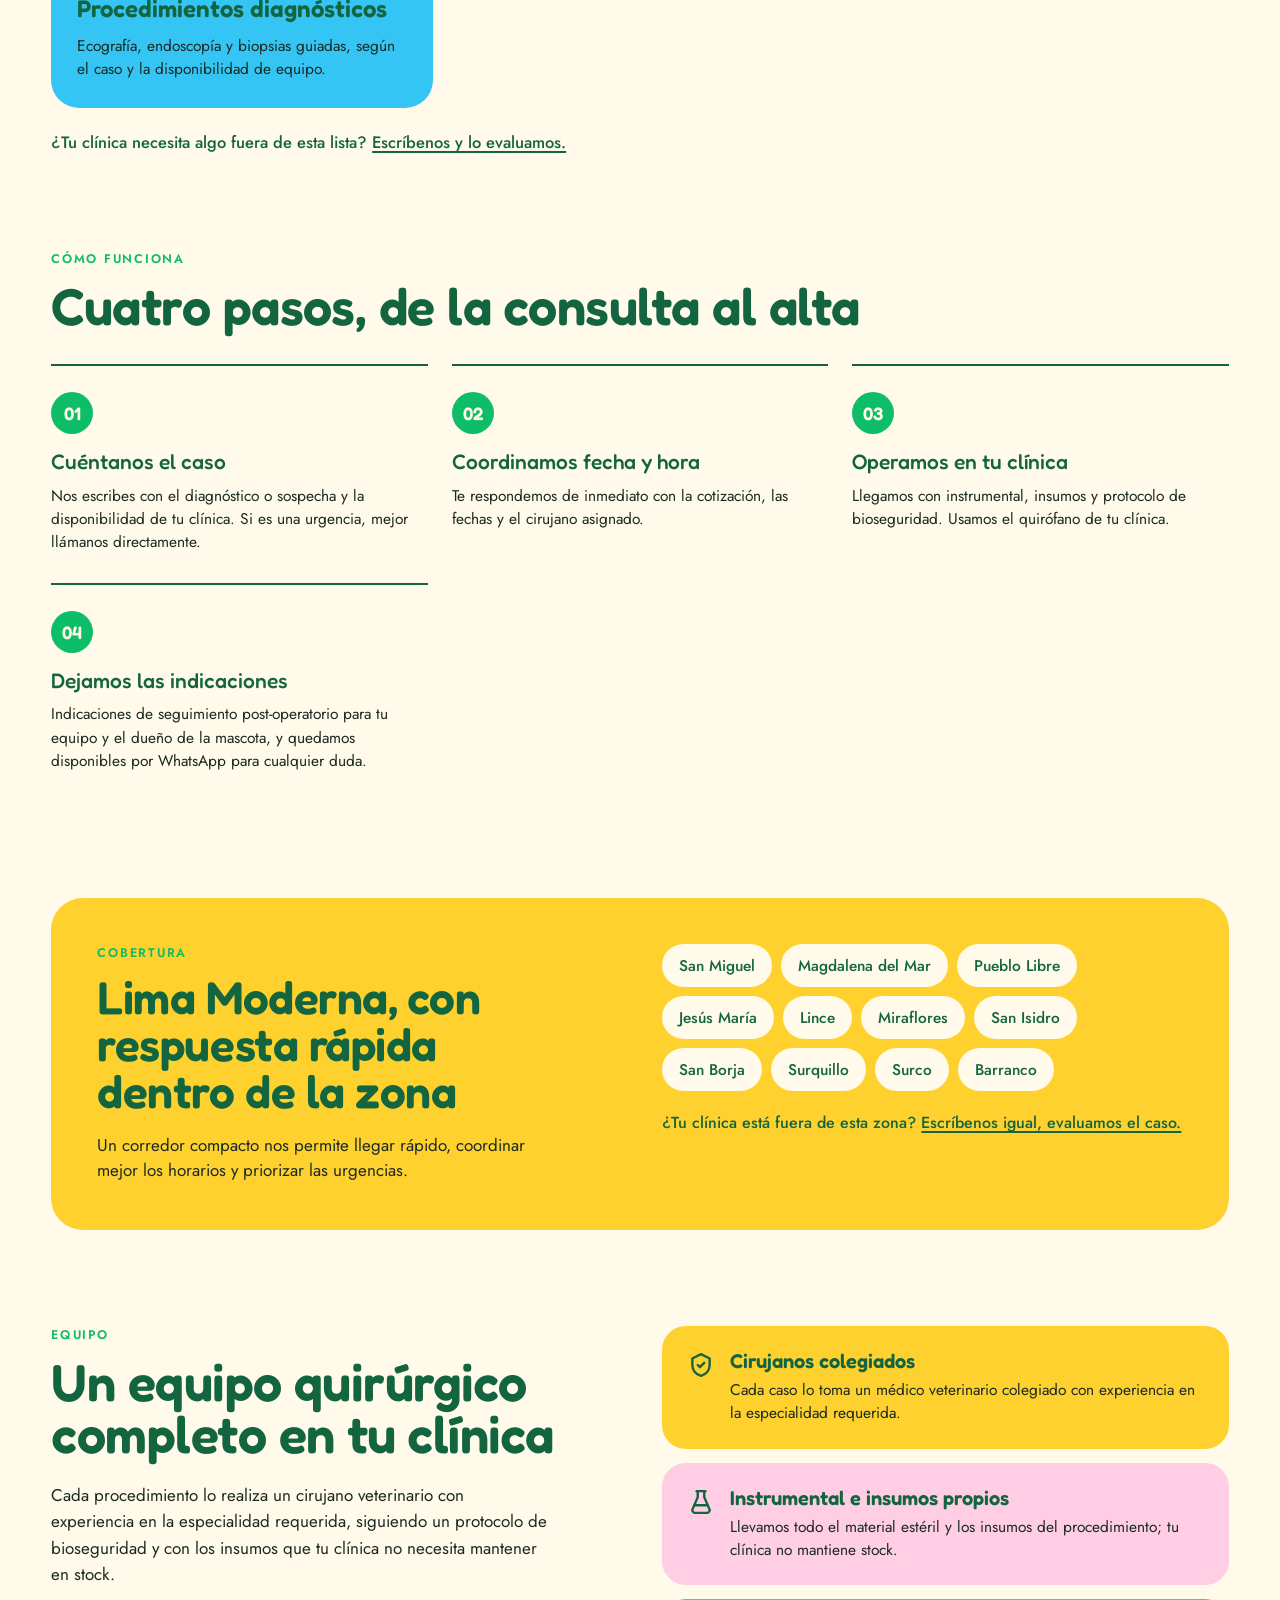
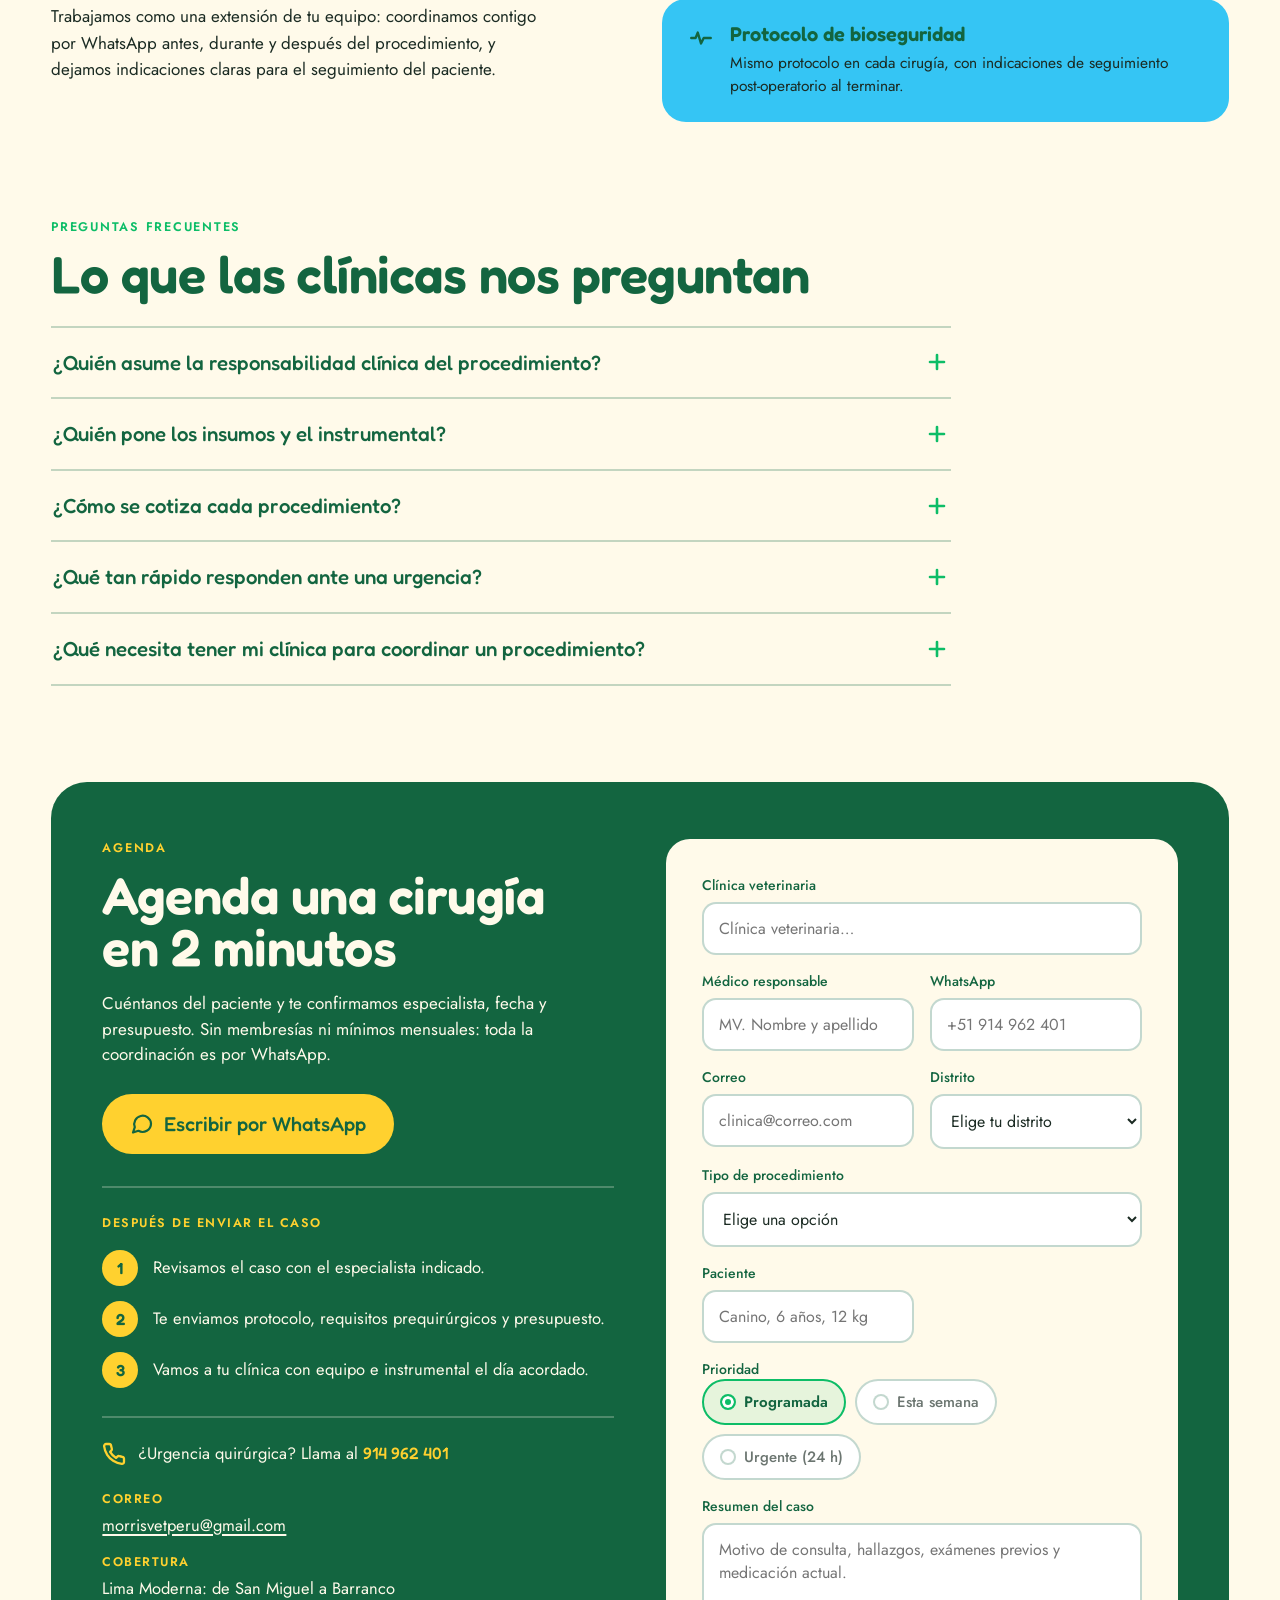
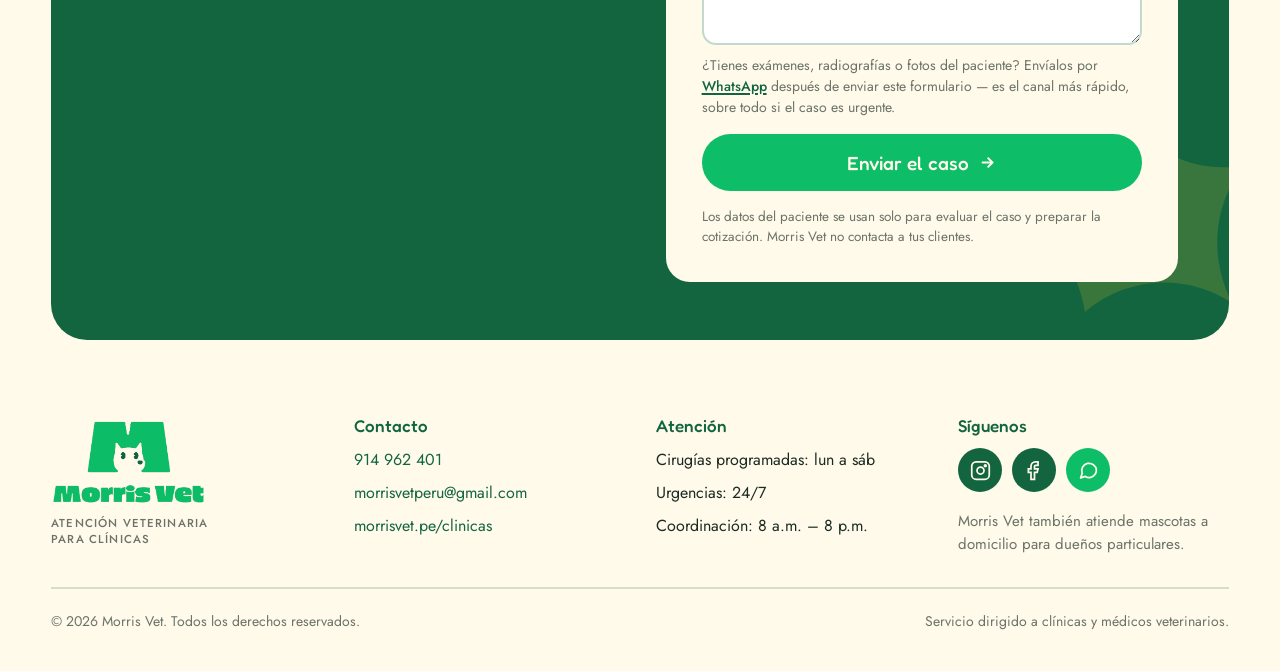
<file: clinicas/index.html>
<!DOCTYPE html>
<html lang="es-PE">
<head>
<meta charset="UTF-8">
<meta name="viewport" content="width=device-width, initial-scale=1">

<!-- ==================== SEO — metadatos básicos ==================== -->
<!-- Dominio real: el sitio B2B vive en morrisvet.pe/clinicas dentro del mismo repo que el B2C -->
<title>Cirugía Veterinaria para Clínicas en Lima | Morris Vet</title>
<meta name="description" content="Morris Vet lleva cirujanos veterinarios colegiados e instrumental a tu clínica en Lima Moderna: tejidos blandos, urgencias y odontología. Agenda por WhatsApp.">
<meta name="robots" content="index, follow">
<link rel="canonical" href="https://morrisvet.pe/clinicas/">
<meta name="author" content="Morris Vet">
<meta name="theme-color" content="#136540">

<!-- ==================== SEO — Open Graph / redes sociales ==================== -->
<meta property="og:type" content="website">
<meta property="og:locale" content="es_PE">
<meta property="og:site_name" content="Morris Vet Clínicas">
<meta property="og:title" content="Cirugía Veterinaria para Clínicas en Lima | Morris Vet">
<meta property="og:description" content="Cirujanos veterinarios colegiados, instrumental e insumos directo a tu clínica. Cobertura en Lima Moderna, respuesta el mismo día.">
<meta property="og:url" content="https://morrisvet.pe/clinicas/">
<meta property="og:image" content="https://morrisvet.pe/clinicas/img/og-cover.jpg">
<meta property="og:image:width" content="1200">
<meta property="og:image:height" content="630">

<meta name="twitter:card" content="summary_large_image">
<meta name="twitter:title" content="Cirugía Veterinaria para Clínicas en Lima | Morris Vet">
<meta name="twitter:description" content="Cirujanos veterinarios colegiados, instrumental e insumos directo a tu clínica en Lima Moderna.">
<meta name="twitter:image" content="https://morrisvet.pe/clinicas/img/og-cover.jpg">

<!-- ==================== Favicons ==================== -->
<link rel="icon" href="favicon.ico" sizes="any">
<link rel="icon" type="image/png" sizes="32x32" href="img/favicon-32.png">
<link rel="icon" type="image/png" sizes="192x192" href="img/icon-192.png">
<link rel="apple-touch-icon" sizes="180x180" href="img/apple-touch-icon.png">

<!-- ==================== Rendimiento — fuentes ==================== -->
<link rel="preconnect" href="https://fonts.googleapis.com">
<link rel="preconnect" href="https://fonts.gstatic.com" crossorigin>
<link rel="preload" as="image" href="img/morris-vet-cirujano-clinica.webp" fetchpriority="high">
<link href="https://fonts.googleapis.com/css2?family=Fredoka:wght@500;600;700&family=Jost:wght@400;500;600&display=swap" rel="stylesheet">

<link rel="stylesheet" href="css/styles.css">

<!-- ==================== SEO — datos estructurados (schema.org) ==================== -->
<script type="application/ld+json">
{
  "@context": "https://schema.org",
  "@type": "VeterinaryCare",
  "name": "Morris Vet Clínicas",
  "alternateName": "Morris Vet — Atención Veterinaria para Clínicas",
  "description": "Cirugía y procedimientos veterinarios especializados que llegan a tu clínica: cirujano, instrumental e insumos incluidos.",
  "url": "https://morrisvet.pe/clinicas/",
  "image": "https://morrisvet.pe/clinicas/img/og-cover.jpg",
  "logo": "https://morrisvet.pe/clinicas/img/morris-vet-logo.png",
  "telephone": "+51914962401",
  "email": "morrisvetperu@gmail.com",
  "priceRange": "S/",
  "areaServed": [
    "San Miguel", "Magdalena del Mar", "Pueblo Libre", "Jesús María", "Lince",
    "Miraflores", "San Isidro", "San Borja", "Surquillo", "Surco", "Barranco"
  ],
  "address": {
    "@type": "PostalAddress",
    "addressLocality": "Lima",
    "addressRegion": "Lima",
    "addressCountry": "PE"
  },
  "sameAs": [
    "https://instagram.com/morrisvetperu",
    "https://www.facebook.com/morrisvetperu"
  ]
}
</script>
</head>
<body>
<a class="skip-link" href="#main">Saltar al contenido</a>

<header class="site-header">
  <div class="site-header__inner">
    <a class="site-header__brand" href="#top" aria-label="Morris Vet — inicio">
      <img src="img/morris-vet-isotipo-mark.png" alt="Morris Vet" width="150" height="98">
    </a>

    <nav class="site-header__nav" id="site-nav" aria-label="Navegación principal">
      <a class="site-header__link" href="#especialidades">Especialidades</a>
      <a class="site-header__link" href="#como-funciona">Cómo funciona</a>
      <a class="site-header__link" href="#cobertura">Cobertura</a>
      <a class="site-header__link" href="#equipo">Equipo</a>
      <a class="site-header__link" href="#preguntas">Preguntas</a>
      <a class="site-header__link site-header__cta" href="#contacto">
        Solicitar un cirujano
        <svg width="15" height="15" viewBox="0 0 24 24" fill="none" stroke="currentColor" stroke-width="2.6" stroke-linecap="round" stroke-linejoin="round" aria-hidden="true"><path d="M5 12h14"/><path d="m13 6 6 6-6 6"/></svg>
      </a>
    </nav>

    <button class="site-header__toggle" id="nav-toggle" aria-label="Abrir menú" aria-expanded="false" aria-controls="site-nav">
      <span></span><span></span><span></span>
    </button>
  </div>
</header>

<div class="o-container">
<main id="main">
  <div id="top"></div>

  <!-- ================= HERO ================= -->
  <section class="hero" aria-label="Presentación">
    <svg class="hero__blob" viewBox="0 0 400 400" aria-hidden="true">
      <path d="M330 60c46 44 58 118 24 176-34 58-104 96-166 92-62-4-116-50-130-110C44 158 72 90 128 54 184 18 284 16 330 60Z" fill="#ffd12f"/>
    </svg>
    <div class="hero__grid">
      <div>
        <span class="hero__kicker">Atención veterinaria para clínicas</span>
        <h1 class="hero__title">Tu quirófano,<br>nuestros<br><em>especialistas.</em></h1>
        <p class="hero__lede">Atención quirúrgica especializada que llega a tu clínica. Tú conservas al paciente y al cliente; nosotros operamos con nuestro equipo y nuestro instrumental.</p>

        <div class="hero__ctas">
          <a class="o-btn o-btn--solid" href="#contacto">
            Agendar una cirugía
            <svg width="17" height="17" viewBox="0 0 24 24" fill="none" stroke="currentColor" stroke-width="2.6" stroke-linecap="round" stroke-linejoin="round" aria-hidden="true"><path d="M5 12h14"/><path d="m13 6 6 6-6 6"/></svg>
          </a>
          <a class="o-btn o-btn--outline" href="#especialidades">Ver especialidades</a>
        </div>

        <ul class="hero__trust">
          <li><svg width="18" height="18" viewBox="0 0 24 24" fill="none" stroke-width="2.6" stroke-linecap="round" stroke-linejoin="round" aria-hidden="true"><path d="m5 13 4 4L19 7"/></svg>Respuesta inmediata</li>
          <li><svg width="18" height="18" viewBox="0 0 24 24" fill="none" stroke-width="2.6" stroke-linecap="round" stroke-linejoin="round" aria-hidden="true"><path d="m5 13 4 4L19 7"/></svg>Cirujanos colegiados</li>
          <li><svg width="18" height="18" viewBox="0 0 24 24" fill="none" stroke-width="2.6" stroke-linecap="round" stroke-linejoin="round" aria-hidden="true"><path d="m5 13 4 4L19 7"/></svg>Instrumental e insumos incluidos</li>
          <li><svg width="18" height="18" viewBox="0 0 24 24" fill="none" stroke-width="2.6" stroke-linecap="round" stroke-linejoin="round" aria-hidden="true"><path d="m5 13 4 4L19 7"/></svg>Protocolo de bioseguridad</li>
        </ul>
      </div>

      <div class="hero__media">
        <svg class="hero__media-shape" viewBox="0 0 120 120" aria-hidden="true">
          <path d="M60 6c8 20 26 30 48 30-20 12-28 32-24 54-16-14-38-16-56-6 8-20 2-42-16-54 22 2 40-6 48-24Z" fill="#ff673e"/>
        </svg>
        <div class="hero__frame">
          <img src="img/morris-vet-cirujano-clinica.webp" alt="Cirujano de Morris Vet operando en una clínica aliada" width="600" height="399" fetchpriority="high">
        </div>
        <img class="hero__sticker" src="img/morris-vet-sello.png" alt="" width="200" height="200" aria-hidden="true" loading="lazy">
      </div>
    </div>
  </section>

  <!-- ================= STATS BAND ================= -->
  <section class="stats" aria-label="Morris Vet en números">
    <div class="u-reveal">
      <div class="stats__number">4</div>
      <p class="stats__label">áreas quirúrgicas cubiertas, de esterilizaciones a urgencias</p>
    </div>
    <div class="u-reveal">
      <div class="stats__number">Hoy</div>
      <p class="stats__label">respondemos y coordinamos el caso el mismo día</p>
    </div>
    <div class="u-reveal">
      <div class="stats__number">0</div>
      <p class="stats__label">inversión en equipamiento: llevamos instrumental e insumos</p>
    </div>
    <div class="u-reveal">
      <div class="stats__number">100%</div>
      <p class="stats__label">del vínculo con el cliente se queda en tu clínica</p>
    </div>
  </section>

  <!-- ================= ESPECIALIDADES ================= -->
  <section id="especialidades" class="o-section" aria-labelledby="especialidades-title">
    <div class="specialties__head">
      <div>
        <span class="o-eyebrow">Especialidades</span>
        <h2 id="especialidades-title" class="specialties__title">Cuatro áreas donde<br>más nos llaman</h2>
      </div>
      <p class="specialties__intro">Cobertura quirúrgica pensada para los casos que normalmente tendrías que derivar a otra clínica.</p>
    </div>

    <div class="specialties__grid">
      <article class="specialties__card specialties__card--yellow u-reveal">
        <svg width="30" height="30" viewBox="0 0 24 24" fill="none" stroke-width="2" stroke-linecap="round" stroke-linejoin="round" aria-hidden="true"><path d="M14.5 3.5 21 10l-8.5 8.5a5 5 0 0 1-7-7L14.5 3.5Z"/><path d="M8 8 3 3"/><path d="m14 14 3 3"/></svg>
        <h3 class="specialties__card-title">Cirugías de tejidos blandos</h3>
        <p class="specialties__card-text">Esterilización (ovariohisterectomía y orquiectomía), remoción de masas y tumores, cirugías gastrointestinales, hernias, piometra y cesáreas programadas.</p>
      </article>

      <article class="specialties__card specialties__card--orange u-reveal">
        <svg width="30" height="30" viewBox="0 0 24 24" fill="none" stroke-width="2" stroke-linecap="round" stroke-linejoin="round" aria-hidden="true"><path d="M13 2 4 14h7l-1 8 9-12h-7l1-8Z"/></svg>
        <h3 class="specialties__card-title">Urgencias quirúrgicas</h3>
        <p class="specialties__card-text">Cesáreas de emergencia y torsión gástrica: llegamos a tu clínica el mismo día para operar sin mover al paciente.</p>
      </article>

      <article class="specialties__card specialties__card--pink u-reveal">
        <svg width="30" height="30" viewBox="0 0 24 24" fill="none" stroke-width="2" stroke-linecap="round" stroke-linejoin="round" aria-hidden="true"><path d="M12 5.5C10.5 4 8.8 3.4 7.2 4 5.2 4.7 4 6.8 4 9.4c0 3 1.2 5.3 2 8 .5 1.8 1 3.1 2 3.1 1.2 0 1.4-1.6 2-3.6.4-1.3.9-2.4 2-2.4s1.6 1.1 2 2.4c.6 2 .8 3.6 2 3.6 1 0 1.5-1.3 2-3.1.8-2.7 2-5 2-8C20 6.8 18.8 4.7 16.8 4c-1.6-.6-3.3 0-4.8 1.5Z"/></svg>
        <h3 class="specialties__card-title">Odontología quirúrgica</h3>
        <p class="specialties__card-text">Extracciones simples y profilaxis dental bajo anestesia.</p>
      </article>

      <article class="specialties__card specialties__card--blue u-reveal">
        <svg width="30" height="30" viewBox="0 0 24 24" fill="none" stroke-width="2" stroke-linecap="round" stroke-linejoin="round" aria-hidden="true"><circle cx="11" cy="11" r="7"/><path d="m20 20-3.5-3.5"/><path d="M8 11h6"/><path d="M11 8v6"/></svg>
        <h3 class="specialties__card-title">Procedimientos diagnósticos</h3>
        <p class="specialties__card-text">Ecografía, endoscopía y biopsias guiadas, según el caso y la disponibilidad de equipo.</p>
      </article>
    </div>

    <p class="specialties__note">¿Tu clínica necesita algo fuera de esta lista? <a href="#contacto">Escríbenos y lo evaluamos.</a></p>
  </section>

  <!-- ================= CÓMO FUNCIONA ================= -->
  <section id="como-funciona" class="o-section" aria-labelledby="como-funciona-title">
    <span class="o-eyebrow">Cómo funciona</span>
    <h2 id="como-funciona-title" class="process__title">Cuatro pasos, de la consulta al alta</h2>

    <ol class="process__list">
      <li class="process__step u-reveal">
        <span class="process__num">01</span>
        <h3 class="process__step-title">Cuéntanos el caso</h3>
        <p class="process__step-text">Nos escribes con el diagnóstico o sospecha y la disponibilidad de tu clínica. Si es una urgencia, mejor llámanos directamente.</p>
      </li>
      <li class="process__step u-reveal">
        <span class="process__num">02</span>
        <h3 class="process__step-title">Coordinamos fecha y hora</h3>
        <p class="process__step-text">Te respondemos de inmediato con la cotización, las fechas y el cirujano asignado.</p>
      </li>
      <li class="process__step u-reveal">
        <span class="process__num">03</span>
        <h3 class="process__step-title">Operamos en tu clínica</h3>
        <p class="process__step-text">Llegamos con instrumental, insumos y protocolo de bioseguridad. Usamos el quirófano de tu clínica.</p>
      </li>
      <li class="process__step u-reveal">
        <span class="process__num">04</span>
        <h3 class="process__step-title">Dejamos las indicaciones</h3>
        <p class="process__step-text">Indicaciones de seguimiento post-operatorio para tu equipo y el dueño de la mascota, y quedamos disponibles por WhatsApp para cualquier duda.</p>
      </li>
    </ol>
  </section>

  <!-- ================= COBERTURA ================= -->
  <section id="cobertura" class="o-section" aria-labelledby="cobertura-title">
    <div class="coverage__panel">
      <div class="u-reveal">
        <span class="o-eyebrow">Cobertura</span>
        <h2 id="cobertura-title" class="coverage__title">Lima Moderna, con respuesta rápida dentro de la zona</h2>
        <p class="coverage__text">Un corredor compacto nos permite llegar rápido, coordinar mejor los horarios y priorizar las urgencias.</p>
      </div>
      <div class="u-reveal">
        <ul class="coverage__districts">
          <li class="o-chip">San Miguel</li>
          <li class="o-chip">Magdalena del Mar</li>
          <li class="o-chip">Pueblo Libre</li>
          <li class="o-chip">Jesús María</li>
          <li class="o-chip">Lince</li>
          <li class="o-chip">Miraflores</li>
          <li class="o-chip">San Isidro</li>
          <li class="o-chip">San Borja</li>
          <li class="o-chip">Surquillo</li>
          <li class="o-chip">Surco</li>
          <li class="o-chip">Barranco</li>
        </ul>
        <p class="coverage__note">¿Tu clínica está fuera de esta zona? <a href="#contacto">Escríbenos igual, evaluamos el caso.</a></p>
      </div>
    </div>
  </section>

  <!-- ================= EQUIPO ================= -->
  <section id="equipo" class="o-section" aria-labelledby="equipo-title">
    <div class="team__grid">
      <div>
        <span class="o-eyebrow">Equipo</span>
        <h2 id="equipo-title" class="team__title">Un equipo quirúrgico<br>completo en tu clínica</h2>
        <p class="team__text">Cada procedimiento lo realiza un cirujano veterinario con experiencia en la especialidad requerida, siguiendo un protocolo de bioseguridad y con los insumos que tu clínica no necesita mantener en stock.</p>
        <p class="team__text">Trabajamos como una extensión de tu equipo: coordinamos contigo por WhatsApp antes, durante y después del procedimiento, y dejamos indicaciones claras para el seguimiento del paciente.</p>
      </div>

      <ul class="team__list">
        <li class="team__item team__item--yellow u-reveal">
          <svg width="26" height="26" viewBox="0 0 24 24" fill="none" stroke="#136540" stroke-width="2.2" stroke-linecap="round" stroke-linejoin="round" aria-hidden="true"><path d="M12 2 4 6v6c0 5 3.4 8.7 8 10 4.6-1.3 8-5 8-10V6l-8-4Z"/><path d="m9 12 2 2 4-4"/></svg>
          <div>
            <h3 class="team__item-title">Cirujanos colegiados</h3>
            <p class="team__item-text">Cada caso lo toma un médico veterinario colegiado con experiencia en la especialidad requerida.</p>
          </div>
        </li>
        <li class="team__item team__item--pink u-reveal">
          <svg width="26" height="26" viewBox="0 0 24 24" fill="none" stroke="#136540" stroke-width="2.2" stroke-linecap="round" stroke-linejoin="round" aria-hidden="true"><path d="M8 2h8"/><path d="M9 2v5.5L4.5 18A2.5 2.5 0 0 0 6.8 22h10.4a2.5 2.5 0 0 0 2.3-4L15 7.5V2"/><path d="M6 15h12"/></svg>
          <div>
            <h3 class="team__item-title">Instrumental e insumos propios</h3>
            <p class="team__item-text">Llevamos todo el material estéril y los insumos del procedimiento; tu clínica no mantiene stock.</p>
          </div>
        </li>
        <li class="team__item team__item--blue u-reveal">
          <svg width="26" height="26" viewBox="0 0 24 24" fill="none" stroke="#136540" stroke-width="2.2" stroke-linecap="round" stroke-linejoin="round" aria-hidden="true"><path d="M3 12h4l2-5 3 10 2.5-5H21"/></svg>
          <div>
            <h3 class="team__item-title">Protocolo de bioseguridad</h3>
            <p class="team__item-text">Mismo protocolo en cada cirugía, con indicaciones de seguimiento post-operatorio al terminar.</p>
          </div>
        </li>
      </ul>
    </div>
  </section>

  <!-- ================= PREGUNTAS FRECUENTES ================= -->
  <section id="preguntas" class="o-section" aria-labelledby="preguntas-title">
    <span class="o-eyebrow">Preguntas frecuentes</span>
    <h2 id="preguntas-title" class="faq__title">Lo que las clínicas nos preguntan</h2>

    <div class="faq__list">
      <details class="faq__item u-reveal">
        <summary class="faq__question">¿Quién asume la responsabilidad clínica del procedimiento?
          <svg class="faq__icon" width="24" height="24" viewBox="0 0 24 24" fill="none" stroke-width="2.6" stroke-linecap="round" aria-hidden="true"><path d="M12 5v14"/><path d="M5 12h14"/></svg>
        </summary>
        <p class="faq__answer">El equipo de Morris Vet asume la responsabilidad clínica del procedimiento que realiza. Los términos específicos se conversan y quedan definidos junto con tu clínica antes de coordinar la fecha.</p>
      </details>
      <details class="faq__item u-reveal">
        <summary class="faq__question">¿Quién pone los insumos y el instrumental?
          <svg class="faq__icon" width="24" height="24" viewBox="0 0 24 24" fill="none" stroke-width="2.6" stroke-linecap="round" aria-hidden="true"><path d="M12 5v14"/><path d="M5 12h14"/></svg>
        </summary>
        <p class="faq__answer">Morris Vet lleva el instrumental quirúrgico, los insumos y los materiales de bioseguridad necesarios. Tu clínica pone el espacio (quirófano) y, de preferencia, el equipo de anestesia y monitoreo si ya cuenta con uno.</p>
      </details>
      <details class="faq__item u-reveal">
        <summary class="faq__question">¿Cómo se cotiza cada procedimiento?
          <svg class="faq__icon" width="24" height="24" viewBox="0 0 24 24" fill="none" stroke-width="2.6" stroke-linecap="round" aria-hidden="true"><path d="M12 5v14"/><path d="M5 12h14"/></svg>
        </summary>
        <p class="faq__answer">Escríbenos por <a href="https://wa.me/51914962401" target="_blank" rel="noopener">WhatsApp</a> con el caso y te respondemos con los precios referenciales por procedimiento. Cada cotización final depende del tipo de cirugía, la complejidad del caso y la urgencia.</p>
      </details>
      <details class="faq__item u-reveal">
        <summary class="faq__question">¿Qué tan rápido responden ante una urgencia?
          <svg class="faq__icon" width="24" height="24" viewBox="0 0 24 24" fill="none" stroke-width="2.6" stroke-linecap="round" aria-hidden="true"><path d="M12 5v14"/><path d="M5 12h14"/></svg>
        </summary>
        <p class="faq__answer">Respondemos de inmediato y, según la disponibilidad, podemos terminar de coordinar la cirugía el mismo día. Si el caso es una urgencia — una cesárea de emergencia o una torsión gástrica — llámanos directamente y lo atendemos de inmediato dentro de la zona de cobertura.</p>
      </details>
      <details class="faq__item u-reveal">
        <summary class="faq__question">¿Qué necesita tener mi clínica para coordinar un procedimiento?
          <svg class="faq__icon" width="24" height="24" viewBox="0 0 24 24" fill="none" stroke-width="2.6" stroke-linecap="round" aria-hidden="true"><path d="M12 5v14"/><path d="M5 12h14"/></svg>
        </summary>
        <p class="faq__answer">Un espacio quirúrgico habilitado y, de preferencia, equipo de monitoreo y anestesia. Si te falta algo puntual, cuéntanos y vemos qué se puede coordinar igual.</p>
      </details>
    </div>
  </section>

  <!-- ================= CONTACTO ================= -->
  <section id="contacto" class="contact" aria-labelledby="contacto-title">
    <svg class="contact__blob" viewBox="0 0 200 200" aria-hidden="true">
      <path d="M100 10c30 34 60 46 90 40-20 26-24 60-8 92-30-20-70-18-98 6-6-36-30-64-66-76 36-6 66-30 82-62Z" fill="#ffd12f"/>
    </svg>

    <div class="contact__grid">
      <div class="u-reveal">
        <span class="o-eyebrow">Agenda</span>
        <h2 id="contacto-title" class="contact__title">Agenda una cirugía<br>en 2 minutos</h2>
        <p class="contact__text">Cuéntanos del paciente y te confirmamos especialista, fecha y presupuesto. Sin membresías ni mínimos mensuales: toda la coordinación es por WhatsApp.</p>

        <a class="o-btn o-btn--accent contact__whatsapp" href="https://wa.me/51914962401" target="_blank" rel="noopener">
          <svg width="24" height="24" viewBox="0 0 24 24" fill="none" stroke="currentColor" stroke-width="2.2" stroke-linecap="round" stroke-linejoin="round" aria-hidden="true"><path d="M21 11.5a8.4 8.4 0 0 1-12.6 7.3L3 20.5l1.8-5.3A8.4 8.4 0 1 1 21 11.5Z"/></svg>
          Escribir por WhatsApp
        </a>

        <div class="contact__after">
          <span class="contact__after-label">Después de enviar el caso</span>
          <ol class="contact__after-list">
            <li><span class="contact__after-num">1</span><span>Revisamos el caso con el especialista indicado.</span></li>
            <li><span class="contact__after-num">2</span><span>Te enviamos protocolo, requisitos prequirúrgicos y presupuesto.</span></li>
            <li><span class="contact__after-num">3</span><span>Vamos a tu clínica con equipo e instrumental el día acordado.</span></li>
          </ol>
        </div>

        <div class="contact__urgent">
          <svg width="24" height="24" viewBox="0 0 24 24" fill="none" stroke-width="2.3" stroke-linecap="round" stroke-linejoin="round" aria-hidden="true"><path d="M22 16.9v3a2 2 0 0 1-2.2 2 19.8 19.8 0 0 1-8.6-3.1 19.5 19.5 0 0 1-6-6A19.8 19.8 0 0 1 2.1 4.2 2 2 0 0 1 4.1 2h3a2 2 0 0 1 2 1.7c.1 1 .4 1.9.7 2.8a2 2 0 0 1-.5 2.1L8.1 9.9a16 16 0 0 0 6 6l1.3-1.3a2 2 0 0 1 2.1-.4c.9.3 1.8.5 2.8.6a2 2 0 0 1 1.7 2Z"/></svg>
          <span>¿Urgencia quirúrgica? Llama al <a href="tel:+51914962401">914 962 401</a></span>
        </div>

        <dl class="contact__meta">
          <div><dt>Correo</dt><dd><a href="mailto:morrisvetperu@gmail.com">morrisvetperu@gmail.com</a></dd></div>
          <div><dt>Cobertura</dt><dd>Lima Moderna: de San Miguel a Barranco</dd></div>
        </dl>
      </div>

      <div class="contact__form-panel u-reveal">
        <div id="form-success" class="form-success" hidden>
          <img src="img/morris-vet-isotipo-mark.png" alt="" width="150" height="98">
          <h3>¡Caso recibido!</h3>
          <p>Te respondemos con la cotización, los requisitos prequirúrgicos y las fechas disponibles. Si es una urgencia, llámanos al 914 962 401.</p>
          <button type="button" class="o-btn o-btn--outline" id="form-reset">Enviar otro caso</button>
        </div>

        <form class="form" id="case-form" novalidate>
          <label class="form__field form__field--full">Clínica veterinaria
            <input class="form__control" required type="text" name="clinica" placeholder="Clínica veterinaria…" autocomplete="organization">
          </label>
          <label class="form__field">Médico responsable
            <input class="form__control" required type="text" name="medico" placeholder="MV. Nombre y apellido" autocomplete="name">
          </label>
          <label class="form__field">WhatsApp
            <input class="form__control" required type="tel" name="whatsapp" placeholder="+51 914 962 401" autocomplete="tel">
          </label>
          <label class="form__field">Correo
            <input class="form__control" type="email" name="correo" placeholder="clinica@correo.com" autocomplete="email" required>
          </label>
          <label class="form__field">Distrito
            <select class="form__control" required name="distrito">
              <option value="">Elige tu distrito</option>
              <option>San Miguel</option><option>Magdalena del Mar</option><option>Pueblo Libre</option>
              <option>Jesús María</option><option>Lince</option><option>Miraflores</option>
              <option>San Isidro</option><option>San Borja</option><option>Surquillo</option>
              <option>Surco</option><option>Barranco</option><option>Otro distrito</option>
            </select>
          </label>
          <label class="form__field form__field--full">Tipo de procedimiento
            <select class="form__control" required name="procedimiento">
              <option value="">Elige una opción</option>
              <option>Cirugía de tejidos blandos</option>
              <option>Urgencia quirúrgica</option>
              <option>Odontología quirúrgica</option>
              <option>Procedimiento diagnóstico</option>
              <option>Otro</option>
            </select>
          </label>
          <label class="form__field">Paciente
            <input class="form__control" required type="text" name="paciente" placeholder="Canino, 6 años, 12 kg">
          </label>

          <fieldset class="form__priority">
            <legend>Prioridad</legend>
            <div class="form__priority-options">
              <label class="form__priority-option"><input type="radio" name="prioridad" value="Programada" checked>Programada</label>
              <label class="form__priority-option"><input type="radio" name="prioridad" value="Esta semana">Esta semana</label>
              <label class="form__priority-option form__priority-option--urgent"><input type="radio" name="prioridad" value="Urgente (24 h)">Urgente (24 h)</label>
            </div>
          </fieldset>

          <label class="form__field form__field--full">Resumen del caso
            <textarea class="form__control" required rows="4" name="resumen" placeholder="Motivo de consulta, hallazgos, exámenes previos y medicación actual."></textarea>
          </label>

          <p class="form__note">¿Tienes exámenes, radiografías o fotos del paciente? Envíalos por <a href="https://wa.me/51914962401" target="_blank" rel="noopener">WhatsApp</a> después de enviar este formulario — es el canal más rápido, sobre todo si el caso es urgente.</p>

          <button type="submit" class="form__submit">
            Enviar el caso
            <svg width="17" height="17" viewBox="0 0 24 24" fill="none" stroke="currentColor" stroke-width="2.6" stroke-linecap="round" stroke-linejoin="round" aria-hidden="true"><path d="M5 12h14"/><path d="m13 6 6 6-6 6"/></svg>
          </button>
          <p class="form__disclaimer">Los datos del paciente se usan solo para evaluar el caso y preparar la cotización. Morris Vet no contacta a tus clientes.</p>
        </form>
      </div>
    </div>
  </section>
</main>

<footer class="site-footer">
  <div class="site-footer__grid">
    <div class="site-footer__brand">
      <img class="site-footer__mark" src="img/morris-vet-isotipo-mark.png" alt="" width="150" height="98" loading="lazy">
      <img class="site-footer__word" src="img/morris-vet-logo-mark.png" alt="Morris Vet" width="190" height="28" loading="lazy">
      <p class="site-footer__tagline">Atención veterinaria<br>para clínicas</p>
    </div>

    <div>
      <h4 class="site-footer__col-title">Contacto</h4>
      <ul class="site-footer__list">
        <li><a href="tel:+51914962401">914 962 401</a></li>
        <li><a href="mailto:morrisvetperu@gmail.com">morrisvetperu@gmail.com</a></li>
        <li><a href="https://www.morrisvet.pe/clinicas">morrisvet.pe/clinicas</a></li>
      </ul>
    </div>

    <div>
      <h4 class="site-footer__col-title">Atención</h4>
      <ul class="site-footer__list">
        <li>Cirugías programadas: lun a sáb</li>
        <li>Urgencias: 24/7</li>
        <li>Coordinación: 8 a.m. – 8 p.m.</li>
      </ul>
    </div>

    <div>
      <h4 class="site-footer__col-title">Síguenos</h4>
      <div class="site-footer__social">
        <a class="site-footer__social-link" href="https://instagram.com/morrisvetperu" target="_blank" rel="noopener" aria-label="Instagram de Morris Vet">
          <svg width="21" height="21" viewBox="0 0 24 24" fill="none" stroke-width="2" stroke-linecap="round" aria-hidden="true"><rect x="2" y="2" width="20" height="20" rx="5"/><circle cx="12" cy="12" r="4"/><circle cx="17.5" cy="6.5" r="1"/></svg>
        </a>
        <a class="site-footer__social-link" href="https://www.facebook.com/morrisvetperu" target="_blank" rel="noopener" aria-label="Facebook de Morris Vet">
          <svg width="21" height="21" viewBox="0 0 24 24" fill="none" stroke-width="2" stroke-linecap="round" aria-hidden="true"><path d="M16 2h-3a5 5 0 0 0-5 5v3H5v4h3v8h4v-8h3l1-4h-4V7a1 1 0 0 1 1-1h3Z"/></svg>
        </a>
        <a class="site-footer__social-link site-footer__social-link--whatsapp" href="https://wa.me/51914962401" target="_blank" rel="noopener" aria-label="WhatsApp de Morris Vet">
          <svg width="21" height="21" viewBox="0 0 24 24" fill="none" stroke-width="2" stroke-linecap="round" stroke-linejoin="round" aria-hidden="true"><path d="M21 11.5a8.4 8.4 0 0 1-12.6 7.3L3 20.5l1.8-5.3A8.4 8.4 0 1 1 21 11.5Z"/></svg>
        </a>
      </div>
      <p class="site-footer__note">Morris Vet también atiende mascotas a domicilio para dueños particulares.</p>
    </div>
  </div>

  <div class="site-footer__bottom">
    <span>© <span id="year">2026</span> Morris Vet. Todos los derechos reservados.</span>
    <span>Servicio dirigido a clínicas y médicos veterinarios.</span>
  </div>
</footer>
</div>

<a class="whatsapp-fab" href="https://wa.me/51914962401" target="_blank" rel="noopener" aria-label="Escribir por WhatsApp">
  <svg width="28" height="28" viewBox="0 0 24 24" fill="none" stroke="currentColor" stroke-width="2.2" stroke-linecap="round" stroke-linejoin="round" aria-hidden="true"><path d="M21 11.5a8.4 8.4 0 0 1-12.6 7.3L3 20.5l1.8-5.3A8.4 8.4 0 1 1 21 11.5Z"/></svg>
</a>

<script src="js/main.js" defer></script>
</body>
</html>
</file>
<file: css/styles.css>
/*!
  Morris Vet — Atención Veterinaria a Domicilio (sitio B2C, raíz de morrisvet.pe)
  Hoja de estilos — metodología: ITCSS (capas, de lo general a lo específico)
  + BEM (Bloque__Elemento--Modificador) para nombrar componentes.

  Comparte la paleta y las convenciones del sitio B2B (morrisvet.pe/clinicas)
  para que ambos se sientan como una sola marca, aunque viven como proyectos
  independientes dentro del mismo repositorio.

  Índice de capas:
    1. Tokens (variables de marca)
    2. Reset / base
    3. Objetos de layout reutilizables (contenedor, sección, botones, chips)
    4. Componentes (uno por bloque de la página, en el orden en que aparecen)
    5. Animación al hacer scroll (reveal) + botón flotante de WhatsApp
    6. Utilidades
*/

/* ==========================================================================
   1. TOKENS
   ========================================================================== */
:root{
  --mv-verde-claro: #0dbd67;
  --mv-verde-oscuro: #136540;
  --mv-celeste:      #35c5f4;
  --mv-amarillo:     #ffd12f;
  --mv-naranja:      #ff673e;
  --mv-rosa:         #ffcee4;
  --mv-blanco:       #fffaea;
  --mv-negro:        #1b2b23;

  --color-bg:          var(--mv-blanco);
  --color-ink:         var(--mv-negro);
  --color-ink-soft:    rgba(27, 43, 35, .7);
  --color-ink-faint:   rgba(27, 43, 35, .6);
  --color-primary:     var(--mv-verde-oscuro);
  --color-primary-alt: var(--mv-verde-claro);
  --color-accent:      var(--mv-amarillo);
  --color-line:        rgba(19, 101, 64, .18);
  --color-line-soft:   rgba(19, 101, 64, .25);

  --font-display: 'Fredoka', ui-rounded, 'Segoe UI', sans-serif;
  --font-body:    'Jost', system-ui, -apple-system, 'Segoe UI', sans-serif;

  --max-width: 1440px;
  --pad-inline: clamp(16px, 4vw, 56px);
  --radius-lg: 32px;
  --radius-md: 26px;
  --radius-sm: 14px;
  --shadow-soft: 0 24px 60px rgba(19, 101, 64, .16);

  color-scheme: light;
}

/* ==========================================================================
   2. RESET / BASE
   ========================================================================== */
*, *::before, *::after{ box-sizing: border-box; }
html{ scroll-behavior: smooth; overflow-x: hidden; }
@media (prefers-reduced-motion: reduce){
  html{ scroll-behavior: auto; }
  *, *::before, *::after{ animation-duration: .001ms !important; transition-duration: .001ms !important; }
}

body{
  margin: 0;
  background: var(--color-bg);
  color: var(--color-ink);
  font-family: var(--font-body);
  -webkit-font-smoothing: antialiased;
  text-rendering: optimizeLegibility;
  overflow-x: hidden;
}

img{ max-width: 100%; display: block; }
svg{ flex-shrink: 0; }
input, select, textarea, button{ font-family: inherit; font-size: inherit; }
button{ cursor: pointer; background: none; border: none; padding: 0; color: inherit; }
::selection{ background: var(--color-accent); color: var(--color-ink); }

a{ color: var(--color-primary); text-decoration: none; }
a:hover{ color: var(--color-primary-alt); }

h1, h2, h3, h4{ font-family: var(--font-display); margin: 0; }
p{ margin: 0; }
ul, ol{ margin: 0; padding: 0; }
summary::-webkit-details-marker{ display: none; }

/* ==========================================================================
   3. OBJETOS DE LAYOUT
   ========================================================================== */
.o-container{
  max-width: var(--max-width);
  margin-inline: auto;
  padding-inline: var(--pad-inline);
}

.o-section{ padding-block-start: clamp(54px, 7.5vw, 104px); }

.o-eyebrow{
  display: inline-block;
  font-size: 12.5px;
  font-weight: 600;
  letter-spacing: .14em;
  text-transform: uppercase;
  color: var(--color-primary-alt);
}
.o-eyebrow--pink{
  background: var(--mv-rosa);
  color: var(--color-primary);
  padding: 7px 14px;
  border-radius: 999px;
}
.o-eyebrow--light{ color: var(--mv-amarillo); }

.o-section-title{
  font-weight: 600;
  font-size: clamp(30px, 4.2vw, 52px);
  line-height: 1;
  color: var(--color-primary);
  letter-spacing: -.01em;
  margin-top: 12px;
}
.o-section-title--sm{ font-size: clamp(28px, 3.6vw, 46px); }
.o-section-title--light{ color: var(--mv-blanco); }

.o-btn{
  display: inline-flex;
  align-items: center;
  gap: 14px;
  padding: 16px 26px;
  border-radius: 999px;
  font-family: var(--font-display);
  font-weight: 500;
  font-size: 18px;
  transition: background-color .15s ease, transform .15s ease, box-shadow .15s ease;
}
.o-btn:hover{ transform: translateY(-2px); box-shadow: 0 10px 22px rgba(19, 101, 64, .18); }
.o-btn:active{ transform: translateY(0); box-shadow: none; }
.o-btn--solid{ background: var(--color-primary); color: var(--mv-blanco); }
.o-btn--solid:hover{ background: var(--color-primary-alt); color: var(--mv-blanco); }
.o-btn--outline{ border: 2px solid var(--color-primary); color: var(--color-primary); }
.o-btn--outline:hover{ background: rgba(19, 101, 64, .08); color: var(--color-primary); }
.o-btn--accent{ background: var(--mv-amarillo); color: var(--color-primary); }
.o-btn--accent:hover{ background: var(--mv-blanco); color: var(--color-primary); }

/* ==========================================================================
   4. COMPONENTES
   ========================================================================== */

/* --- Header ------------------------------------------------------------- */
.site-header{
  position: sticky;
  top: 0;
  z-index: 40;
  background: rgba(255, 250, 234, .94);
  backdrop-filter: blur(10px);
  border-bottom: 2px solid var(--color-line);
}
.site-header__inner{
  max-width: var(--max-width);
  margin-inline: auto;
  display: flex;
  align-items: center;
  justify-content: space-between;
  gap: 16px;
  padding: 20px var(--pad-inline);
}
.site-header__brand{ flex: none; display: flex; align-items: center; }
.site-header__brand img{ height: 56px; width: auto; object-fit: contain; }

.site-header__nav{
  display: flex;
  align-items: center;
  gap: clamp(12px, 1.8vw, 26px);
  font-size: 15px;
  font-weight: 500;
  flex-wrap: wrap;
  justify-content: flex-end;
}
.site-header__link{ color: var(--color-ink); padding: 8px 4px; border-radius: 10px; }
.site-header__link:hover{ color: var(--color-primary); }
.site-header__cta{
  display: flex;
  align-items: center;
  gap: 8px;
  background: var(--color-primary-alt);
  color: var(--mv-blanco);
  padding: 12px 19px;
  border-radius: 999px;
  font-weight: 600;
  transition: background-color .15s ease;
}
.site-header__cta:hover{ background: var(--color-primary); color: var(--mv-blanco); }

.site-header__toggle{
  display: none;
  flex-direction: column;
  justify-content: center;
  gap: 5px;
  width: 40px;
  height: 40px;
  flex: none;
}
.site-header__toggle span{
  display: block;
  height: 2px;
  border-radius: 2px;
  background: var(--color-primary);
  transition: transform .2s ease, opacity .2s ease;
}
body.nav-open .site-header__toggle span:nth-child(1){ transform: translateY(7px) rotate(45deg); }
body.nav-open .site-header__toggle span:nth-child(2){ opacity: 0; }
body.nav-open .site-header__toggle span:nth-child(3){ transform: translateY(-7px) rotate(-45deg); }

@media (max-width: 860px){
  .site-header__toggle{ display: flex; }
  .site-header__nav{
    position: absolute;
    top: 100%;
    left: 0;
    right: 0;
    flex-direction: column;
    align-items: stretch;
    background: var(--mv-blanco);
    border-bottom: 2px solid var(--color-line);
    padding: 10px var(--pad-inline) 18px;
    display: none;
  }
  body.nav-open .site-header__nav{ display: flex; }
  .site-header__link{ padding: 12px 14px; border-radius: 10px; }
  .site-header__link:hover{ background: rgba(19, 101, 64, .08); }
  .site-header__cta{ justify-content: center; margin-top: 4px; }
  .site-header__cta:hover{ background: var(--color-primary); }
}

/* --- Hero ----------------------------------------------------------------*/
.hero{
  position: relative;
  max-width: var(--max-width);
  margin-inline: auto;
  padding: clamp(34px, 5.5vw, 72px) var(--pad-inline) 0;
}
.hero__blob{
  position: absolute;
  top: -60px;
  right: -80px;
  width: min(44vw, 440px);
  z-index: 0;
}
.hero__grid{
  position: relative;
  z-index: 1;
  padding-inline: 0;
  display: grid;
  grid-template-columns: repeat(auto-fit, minmax(min(100%, 340px), 1fr));
  gap: clamp(28px, 4vw, 60px);
  align-items: center;
}
.hero__title{
  font-weight: 600;
  font-size: clamp(42px, 6.4vw, 80px);
  line-height: .92;
  letter-spacing: -.025em;
  color: var(--color-primary);
  margin-top: 20px;
}
.hero__title span{ color: var(--color-primary-alt); }
.hero__lede{
  font-size: clamp(16.5px, 1.4vw, 19.5px);
  line-height: 1.5;
  max-width: 50ch;
  margin-top: 22px;
}
.hero__ctas{ display: flex; flex-wrap: wrap; gap: 12px; margin-top: 30px; }
.hero__trust{
  list-style: none;
  display: flex;
  flex-wrap: wrap;
  gap: 10px 22px;
  font-size: 15px;
  font-weight: 500;
  color: var(--color-primary);
  margin-top: 28px;
}
.hero__trust li{ display: flex; align-items: center; gap: 8px; }

.hero__media{ position: relative; min-width: 0; }
.hero__media-blob{ position: absolute; left: -24px; bottom: -20px; width: 100px; z-index: 2; }
.hero__photo{
  position: relative;
  border-radius: var(--radius-lg);
  overflow: hidden;
  background: var(--mv-rosa);
  aspect-ratio: 4 / 3.4;
  box-shadow: var(--shadow-soft);
}
.hero__photo img{ width: 100%; height: 100%; object-fit: cover; }
.hero__badge{
  position: absolute;
  top: -18px;
  right: -10px;
  width: clamp(84px, 11vw, 124px);
  height: auto;
  z-index: 3;
  filter: drop-shadow(0 10px 20px rgba(19, 101, 64, .18));
}

/* --- Ventajas --------------------------------------------------------------*/
.advantages{
  list-style: none;
  margin-top: clamp(42px, 6vw, 76px);
  background: var(--color-primary);
  border-radius: var(--radius-lg);
  padding: clamp(28px, 3.6vw, 46px) clamp(22px, 4vw, 48px);
  display: grid;
  grid-template-columns: repeat(auto-fit, minmax(min(100%, 230px), 1fr));
  gap: clamp(24px, 3vw, 40px);
}
.advantages__item h3{
  font-weight: 500;
  font-size: 22px;
  line-height: 1.1;
  color: var(--mv-blanco);
  margin: 12px 0 8px;
}
.advantages__item p{ color: var(--mv-blanco); font-size: 15.5px; line-height: 1.45; }

/* --- Servicios ---------------------------------------------------------- */
.section-head{
  display: flex;
  flex-wrap: wrap;
  align-items: flex-end;
  justify-content: space-between;
  gap: 24px;
  border-bottom: 2px solid var(--color-primary);
  padding-bottom: 22px;
}
.section-head--tight{ border-bottom: none; padding-bottom: 0; display: block; }
.section-head__lede{ font-size: 16.5px; line-height: 1.5; max-width: 40ch; }

.services__grid{
  display: grid;
  grid-template-columns: repeat(auto-fill, minmax(min(100%, 270px), 1fr));
  gap: 14px;
  margin-top: 26px;
}
.services__card{
  border-radius: var(--radius-md);
  padding: 26px 24px;
  display: flex;
  flex-direction: column;
  gap: 10px;
  transition: transform .2s ease, box-shadow .2s ease, border-color .15s ease;
}
.services__card h3{ font-weight: 600; font-size: 22px; line-height: 1.08; color: var(--color-primary); margin-top: 2px; }
.services__card p{ font-size: 15px; line-height: 1.45; }
.services__card:hover{ transform: translateY(-6px); box-shadow: 0 16px 32px rgba(19, 101, 64, .16); }

.services__card--yellow{ background: var(--mv-amarillo); }
.services__card--pink{ background: var(--mv-rosa); }
.services__card--blue{ background: var(--mv-celeste); }
.services__card--outline{ background: var(--mv-blanco); border: 2px solid var(--color-line-soft); }
.services__card--outline:hover{ border-color: var(--color-primary-alt); }
.services__card--dark{ background: var(--color-primary); }
.services__card--dark h3{ color: var(--mv-blanco); }
.services__card--dark p{ color: var(--mv-blanco); }
.services__card--orange{ background: var(--mv-naranja); }
.services__card--orange h3{ color: var(--mv-blanco); }
.services__card--orange p{ color: var(--mv-blanco); }

/* --- Cómo funciona -------------------------------------------------------*/
.process{
  list-style: none;
  margin-top: 32px;
  display: grid;
  grid-template-columns: repeat(auto-fit, minmax(min(100%, 240px), 1fr));
  gap: 0 24px;
}
.process__step{
  padding: 26px 0 30px;
  display: flex;
  flex-direction: column;
  gap: 10px;
  border-top: 2px solid var(--color-primary);
}
.process__num{
  width: 42px;
  height: 42px;
  border-radius: 999px;
  background: var(--color-primary-alt);
  color: var(--mv-blanco);
  font-family: var(--font-display);
  font-weight: 600;
  font-size: 18px;
  display: flex;
  align-items: center;
  justify-content: center;
}
.process__step h3{ font-weight: 500; font-size: 21px; line-height: 1.1; color: var(--color-primary); margin-top: 6px; }
.process__step p{ font-size: 15.5px; line-height: 1.5; }

/* --- Galería ---------------------------------------------------------------*/
.gallery{
  display: grid;
  grid-template-columns: repeat(auto-fit, minmax(min(100%, 200px), 1fr));
  gap: 12px;
  margin-top: 22px;
}
.gallery__item{
  margin: 0;
  border-radius: var(--radius-md);
  overflow: hidden;
  aspect-ratio: 3 / 4;
}
.gallery__item img{ width: 100%; height: 100%; object-fit: cover; }
.gallery__item--offset{ margin-top: 24px; }

/* --- Testimonios ---------------------------------------------------------*/
.testimonials{
  display: grid;
  grid-template-columns: repeat(auto-fit, minmax(min(100%, 280px), 1fr));
  gap: 14px;
  margin-top: 26px;
}
.testimonials__card{
  margin: 0;
  border-radius: var(--radius-md);
  padding: 28px 26px;
  display: flex;
  flex-direction: column;
  gap: 16px;
}
.testimonials__card blockquote{ margin: 0; font-size: 17px; line-height: 1.5; }
.testimonials__card figcaption{ font-family: var(--font-display); font-weight: 500; font-size: 16px; color: var(--color-primary); }
.testimonials__card--yellow{ background: var(--mv-amarillo); }
.testimonials__card--pink{ background: var(--mv-rosa); }
.testimonials__card--blue{ background: var(--mv-celeste); }
.testimonials__note{ margin-top: 16px; font-size: 14px; color: var(--color-ink-faint); }

/* --- Cobertura -------------------------------------------------------------*/
.coverage{
  background: var(--mv-amarillo);
  border-radius: var(--radius-lg);
  padding: clamp(28px, 3.6vw, 52px);
  display: grid;
  grid-template-columns: repeat(auto-fit, minmax(min(100%, 300px), 1fr));
  gap: clamp(26px, 3.5vw, 48px);
  align-items: start;
}
.coverage__meta{ margin-top: 22px; display: flex; flex-direction: column; gap: 14px; }
.coverage__meta dt{ font-size: 12.5px; font-weight: 600; letter-spacing: .12em; text-transform: uppercase; color: var(--color-primary); }
.coverage__meta dd{ margin: 4px 0 0; font-size: 17px; }
.coverage__meta dd a{ font-family: var(--font-display); font-weight: 500; }
.coverage__districts{ list-style: none; display: flex; flex-wrap: wrap; gap: 9px; }
.coverage__districts li{
  background: var(--mv-blanco);
  color: var(--color-primary);
  font-size: 15.5px;
  font-weight: 500;
  padding: 10px 17px;
  border-radius: 999px;
}
.coverage__outside{ margin-top: 20px; font-size: 16px; color: var(--color-primary); font-weight: 500; }
.coverage__outside a{ text-decoration: underline; text-decoration-thickness: 2px; text-underline-offset: 3px; }

/* --- Preguntas frecuentes --------------------------------------------------*/
.faq{ max-width: 900px; border-top: 2px solid var(--color-line-soft); margin-top: 26px; }
.faq__item{ border-bottom: 2px solid var(--color-line-soft); }
.faq__question{
  display: flex;
  align-items: center;
  justify-content: space-between;
  gap: 20px;
  cursor: pointer;
  padding: 22px 2px;
  list-style: none;
  font-family: var(--font-display);
  font-weight: 500;
  font-size: clamp(18px, 1.6vw, 22px);
  line-height: 1.25;
  color: var(--color-primary);
}
.faq__question:hover{ color: var(--color-primary-alt); }
.faq__item p{ font-size: 16.5px; line-height: 1.55; max-width: 66ch; margin: 0 0 24px; }

/* --- Agendar ---------------------------------------------------------------*/
.schedule{
  position: relative;
  overflow: hidden;
  margin-top: clamp(54px, 7.5vw, 104px);
  background: var(--color-primary);
  border-radius: 36px;
  padding: clamp(30px, 4.5vw, 60px) clamp(22px, 4vw, 56px);
}
.schedule__blob{ position: absolute; right: -30px; bottom: -50px; width: min(38vw, 300px); opacity: .16; }
.schedule__grid{
  position: relative;
  z-index: 1;
  display: grid;
  grid-template-columns: repeat(auto-fit, minmax(min(100%, 300px), 1fr));
  gap: clamp(28px, 4vw, 56px);
  align-items: start;
}
.schedule__copy p{ color: var(--mv-blanco); font-size: 17px; line-height: 1.5; max-width: 46ch; margin-top: 18px; }
.schedule__copy .o-btn{ margin-top: 26px; }
.schedule__emergency{
  display: flex;
  align-items: center;
  gap: 12px;
  margin-top: 28px;
  padding-top: 24px;
  border-top: 2px solid rgba(255, 250, 234, .25);
}
.schedule__emergency span{ color: var(--mv-blanco); font-size: 16.5px; line-height: 1.35; }
.schedule__emergency a{ font-family: var(--font-display); font-weight: 500; color: var(--mv-amarillo); }
.schedule__emergency a:hover{ color: var(--mv-blanco); }

.schedule__panel{
  background: var(--mv-blanco);
  border-radius: 28px;
  padding: clamp(22px, 3vw, 36px);
}
.schedule__form{
  display: grid;
  grid-template-columns: repeat(auto-fit, minmax(min(100%, 190px), 1fr));
  gap: 16px;
}
.form__field{
  display: flex;
  flex-direction: column;
  gap: 7px;
  font-size: 14px;
  font-weight: 500;
  color: var(--color-primary);
}
.form__field--full{ grid-column: 1 / -1; }
.form__field input,
.form__field select,
.form__field textarea{
  border: 2px solid var(--color-line-soft);
  border-radius: var(--radius-sm);
  padding: 13px 15px;
  font-size: 16px;
  color: var(--color-ink);
  background: #fff;
  outline: none;
  transition: border-color .15s ease;
}
.form__field textarea{ resize: vertical; }
.form__field input:focus,
.form__field select:focus,
.form__field textarea:focus{ border-color: var(--color-primary-alt); }
.form__submit{
  grid-column: 1 / -1;
  justify-content: center;
  border: none;
  background: var(--color-primary-alt);
  font-size: 19px;
}
.form__submit:hover{ background: var(--color-primary); }

.schedule__success{
  display: flex;
  flex-direction: column;
  align-items: flex-start;
  gap: 14px;
  padding: 26px 0;
}
.schedule__success img{ height: 44px; width: auto; }
.schedule__success h3{ font-weight: 600; font-size: 30px; line-height: 1.05; color: var(--color-primary); }
.schedule__success p{ font-size: 16.5px; line-height: 1.5; max-width: 38ch; }

/* --- Footer ----------------------------------------------------------------*/
.site-footer{ padding: clamp(46px, 6vw, 84px) 0 40px; }
.site-footer__grid{
  display: grid;
  grid-template-columns: repeat(auto-fit, minmax(min(100%, 240px), 1fr));
  gap: 32px;
  padding-bottom: 32px;
  border-bottom: 2px solid var(--color-line-soft);
}
.site-footer__brand{ display: flex; flex-direction: column; align-items: flex-start; }
.site-footer__mark{ width: 92px; height: auto; object-fit: contain; margin: 0 0 6px calc((155px - 92px) / 2); }
.site-footer__word{ width: 155px; height: auto; object-fit: contain; }
.site-footer__tag{
  font-size: 11.5px;
  letter-spacing: .1em;
  text-transform: uppercase;
  color: var(--color-ink-faint);
  font-weight: 500;
  margin-top: 6px;
}
.site-footer h4{ font-family: var(--font-display); font-weight: 500; font-size: 17px; color: var(--color-primary); margin-bottom: 14px; }
.site-footer__list{ list-style: none; display: flex; flex-direction: column; gap: 10px; font-size: 16px; }
.site-footer__social{ display: flex; gap: 10px; }
.site-footer__social a{
  width: 44px;
  height: 44px;
  border-radius: 999px;
  background: var(--color-primary);
  color: var(--mv-blanco);
  display: flex;
  align-items: center;
  justify-content: center;
  transition: background-color .15s ease, transform .15s ease;
}
.site-footer__social a:hover{ background: var(--color-primary-alt); color: var(--mv-blanco); transform: translateY(-3px); }
.site-footer__social-link--whatsapp{ background: var(--color-primary-alt) !important; }
.site-footer__note{ font-size: 15px; line-height: 1.5; color: var(--color-ink-soft); margin-top: 18px; max-width: 32ch; }
.site-footer__bottom{
  max-width: var(--max-width);
  margin-inline: auto;
  padding: 22px var(--pad-inline) 0;
  display: flex;
  flex-wrap: wrap;
  gap: 12px;
  justify-content: space-between;
  font-size: 14px;
  color: var(--color-ink-faint);
}

/* ==========================================================================
   5. ANIMACIÓN AL HACER SCROLL (reveal) + WHATSAPP FLOTANTE
   ========================================================================== */
.u-reveal{
  opacity: 0;
  translate: 0 28px;
  transition: opacity .6s ease, translate .6s ease;
}
.u-reveal.is-visible{ opacity: 1; translate: 0 0; }

.services__grid > .u-reveal:nth-child(2){ transition-delay: .05s; }
.services__grid > .u-reveal:nth-child(3){ transition-delay: .1s; }
.services__grid > .u-reveal:nth-child(4){ transition-delay: .15s; }
.services__grid > .u-reveal:nth-child(5){ transition-delay: .2s; }
.process > .u-reveal:nth-child(2){ transition-delay: .08s; }
.process > .u-reveal:nth-child(3){ transition-delay: .16s; }
.process > .u-reveal:nth-child(4){ transition-delay: .24s; }
.gallery > .u-reveal:nth-child(2){ transition-delay: .08s; }
.gallery > .u-reveal:nth-child(3){ transition-delay: .16s; }
.gallery > .u-reveal:nth-child(4){ transition-delay: .24s; }
.advantages > .u-reveal:nth-child(2){ transition-delay: .08s; }
.advantages > .u-reveal:nth-child(3){ transition-delay: .16s; }
.advantages > .u-reveal:nth-child(4){ transition-delay: .24s; }

@keyframes whatsapp-pulse{
  0%{ box-shadow: 0 10px 26px rgba(19, 101, 64, .35), 0 0 0 0 rgba(13, 189, 103, .45); }
  70%{ box-shadow: 0 10px 26px rgba(19, 101, 64, .35), 0 0 0 16px rgba(13, 189, 103, 0); }
  100%{ box-shadow: 0 10px 26px rgba(19, 101, 64, .35), 0 0 0 0 rgba(13, 189, 103, 0); }
}
.whatsapp-fab{
  position: fixed;
  right: 20px;
  bottom: 20px;
  z-index: 50;
  width: 58px;
  height: 58px;
  border-radius: 999px;
  background: var(--color-primary-alt);
  color: var(--mv-blanco);
  display: flex;
  align-items: center;
  justify-content: center;
  animation: whatsapp-pulse 2.6s ease-out infinite;
  transition: background-color .15s ease, transform .15s ease;
}
.whatsapp-fab:hover{ background: var(--color-primary); transform: translateY(-3px) scale(1.04); color: var(--mv-blanco); }

/* ==========================================================================
   6. UTILIDADES
   ========================================================================== */
[hidden]{ display: none !important; }

.u-sr-only{
  position: absolute;
  width: 1px; height: 1px;
  padding: 0; margin: -1px;
  overflow: hidden;
  clip: rect(0,0,0,0);
  white-space: nowrap;
  border: 0;
}
</file>
<file: clinicas/css/styles.css>
/*!
  Morris Vet — Atención Veterinaria para Clínicas
  Hoja de estilos — metodología: ITCSS (capas, de lo general a lo específico)
  + BEM (Bloque__Elemento--Modificador) para nombrar componentes.

  Índice de capas:
    1. Tokens (variables de marca — ver MORRISVET_GUIDELINE.pdf)
    2. Reset / base
    3. Tipografía base
    4. Objetos de layout reutilizables (contenedor, sección, botones, chips)
    5. Componentes (uno por bloque de la página, en el orden en que aparecen)
    6. Utilidades
*/

/* ==========================================================================
   1. TOKENS — paleta oficial de marca (CMYK/RGB/HEX en la guía de marca)
   ========================================================================== */
:root{
  /* Colores de marca (nombres tal como están en la guía) */
  --mv-verde-claro: #0dbd67;
  --mv-verde-oscuro: #136540;
  --mv-celeste:      #35c5f4;
  --mv-amarillo:     #ffd12f;
  --mv-naranja:      #ff673e;
  --mv-rosa:         #ffcee4;
  --mv-blanco:       #fffaea;
  --mv-negro:        #1b2b23;

  /* Alias semánticos (así se usan los colores en la página) */
  --color-bg:          var(--mv-blanco);
  --color-surface:     #ffffff;
  --color-ink:         var(--mv-negro);
  --color-ink-soft:    rgba(27, 43, 35, .7);
  --color-ink-faint:   rgba(27, 43, 35, .65);
  --color-primary:     var(--mv-verde-oscuro);
  --color-primary-alt: var(--mv-verde-claro);
  --color-accent:      var(--mv-amarillo);
  --color-line:        rgba(19, 101, 64, .18);
  --color-line-soft:   rgba(19, 101, 64, .25);

  /* Tipografía (ver notas de sustitución en README.md) */
  --font-display: 'Fredoka', ui-rounded, 'Segoe UI', sans-serif;
  --font-body:    'Jost', system-ui, -apple-system, 'Segoe UI', sans-serif;

  /* Layout */
  --max-width: 1440px;
  --pad-inline: clamp(16px, 4vw, 56px);
  --radius-lg: 32px;
  --radius-md: 24px;
  --radius-sm: 14px;
  --shadow-soft: 0 24px 60px rgba(19, 101, 64, .16);

  color-scheme: light;
}

/* ==========================================================================
   2. RESET / BASE
   ========================================================================== */
*, *::before, *::after{ box-sizing: border-box; }
html{ scroll-behavior: smooth; overflow-x: hidden; }
@media (prefers-reduced-motion: reduce){
  html{ scroll-behavior: auto; }
  *, *::before, *::after{ animation-duration: .001ms !important; transition-duration: .001ms !important; }
}

body{
  margin: 0;
  background: var(--color-bg);
  color: var(--color-ink);
  font-family: var(--font-body);
  -webkit-font-smoothing: antialiased;
  text-rendering: optimizeLegibility;
  overflow-x: hidden;
}

img{ max-width: 100%; display: block; }
svg{ flex-shrink: 0; }
input, select, textarea, button{ font-family: inherit; font-size: inherit; }
button{ cursor: pointer; background: none; border: none; padding: 0; color: inherit; }
::selection{ background: var(--color-accent); color: var(--color-ink); }
summary::-webkit-details-marker{ display: none; }
summary{ list-style: none; }

a{ color: var(--color-primary); text-decoration: none; }
a:hover{ color: var(--color-primary-alt); }

:focus-visible{ outline: 3px solid var(--mv-celeste); outline-offset: 2px; }

.skip-link{
  position: absolute;
  left: 12px;
  top: -60px;
  background: var(--color-primary);
  color: var(--mv-blanco);
  padding: 12px 18px;
  border-radius: 999px;
  z-index: 100;
  transition: top .15s ease;
}
.skip-link:focus{ top: 12px; }

/* ==========================================================================
   3. TIPOGRAFÍA BASE
   ========================================================================== */
h1, h2, h3, h4{
  font-family: var(--font-display);
  font-weight: 600;
  line-height: 1.05;
  margin: 0;
  color: var(--color-primary);
  text-wrap: balance;
}
p{ margin: 0; }

/* ==========================================================================
   4. OBJETOS DE LAYOUT REUTILIZABLES
   ========================================================================== */
.o-container{
  max-width: var(--max-width);
  margin-inline: auto;
}
.o-section{
  padding: clamp(54px, 7.5vw, 104px) var(--pad-inline) 0;
  scroll-margin-top: 100px;
}
.o-eyebrow{
  display: block;
  font-size: 12.5px;
  font-weight: 600;
  letter-spacing: .14em;
  text-transform: uppercase;
  color: var(--color-primary-alt);
}

.o-btn{
  display: inline-flex;
  align-items: center;
  gap: 10px;
  font-family: var(--font-display);
  font-weight: 500;
  font-size: 18px;
  padding: 16px 26px;
  border-radius: 999px;
  border: 2px solid transparent;
  transition: background-color .15s ease, color .15s ease, border-color .15s ease, transform .15s ease, box-shadow .15s ease;
  white-space: nowrap;
}
.o-btn:hover{ transform: translateY(-2px); box-shadow: 0 10px 22px rgba(19, 101, 64, .18); }
.o-btn:active{ transform: translateY(0); box-shadow: none; }
.o-btn--solid{ background: var(--color-primary); color: var(--mv-blanco); }
.o-btn--solid:hover{ background: var(--color-primary-alt); color: var(--mv-blanco); }
.o-btn--outline{ border-color: var(--color-primary); color: var(--color-primary); }
.o-btn--outline:hover{ background: rgba(19, 101, 64, .08); color: var(--color-primary); }
.o-btn--accent{ background: var(--color-accent); color: var(--color-primary); }
.o-btn--accent:hover{ background: var(--mv-blanco); color: var(--color-primary); }

.o-chip{
  display: inline-flex;
  align-items: center;
  background: var(--mv-blanco);
  color: var(--color-primary);
  font-size: 15.5px;
  font-weight: 500;
  padding: 10px 17px;
  border-radius: 999px;
  transition: transform .15s ease, background-color .15s ease;
}
.o-chip:hover{ transform: translateY(-2px); background: var(--color-accent); }

/* ==========================================================================
   5. COMPONENTES
   ========================================================================== */

/* ---- 5.1 Site header ---------------------------------------------------- */
/* .site-header ocupa todo el ancho de la ventana (fondo, blur y borde de
   extremo a extremo); .site-header__inner centra el contenido al mismo
   ancho máximo que el resto de la página (igual que .o-container). */
.site-header{
  position: sticky;
  top: 0;
  z-index: 40;
  background: rgba(255, 250, 234, .94);
  backdrop-filter: blur(10px);
  border-bottom: 2px solid var(--color-line);
}
.site-header__inner{
  max-width: var(--max-width);
  margin-inline: auto;
  display: flex;
  align-items: center;
  justify-content: space-between;
  gap: 16px;
  padding: 20px var(--pad-inline);
}
.site-header__brand{ display: flex; align-items: center; flex: none; }
.site-header__brand img{ height: 56px; width: auto; object-fit: contain; }

.site-header__nav{
  display: flex;
  align-items: center;
  gap: clamp(12px, 1.8vw, 26px);
  font-size: 15px;
  font-weight: 500;
}
.site-header__link{ color: var(--color-ink); }
.site-header__link:hover{ color: var(--color-primary-alt); }
.site-header__cta{ background: var(--color-primary-alt); color: var(--mv-blanco); padding: 12px 19px; border-radius: 999px; font-weight: 600; display: inline-flex; align-items: center; gap: 8px; }
.site-header__cta:hover{ background: var(--color-primary); color: var(--mv-blanco); }

.site-header__toggle{
  display: none;
  flex-direction: column;
  justify-content: center;
  gap: 5px;
  width: 40px;
  height: 40px;
  flex: none;
}
.site-header__toggle span{
  display: block;
  height: 2px;
  border-radius: 2px;
  background: var(--color-primary);
  transition: transform .2s ease, opacity .2s ease;
}
body.nav-open .site-header__toggle span:nth-child(1){ transform: translateY(7px) rotate(45deg); }
body.nav-open .site-header__toggle span:nth-child(2){ opacity: 0; }
body.nav-open .site-header__toggle span:nth-child(3){ transform: translateY(-7px) rotate(-45deg); }

@media (max-width: 860px){
  .site-header__toggle{ display: flex; }
  .site-header__nav{
    position: absolute;
    top: 100%;
    left: 0;
    right: 0;
    flex-direction: column;
    align-items: stretch;
    background: var(--mv-blanco);
    border-bottom: 2px solid var(--color-line);
    padding: 10px var(--pad-inline) 18px;
    display: none;
  }
  body.nav-open .site-header__nav{ display: flex; }
  .site-header__link{ padding: 12px 14px; border-radius: 10px; }
  .site-header__link:hover{ background: rgba(19,101,64,.08); }
  .site-header__cta{ justify-content: center; margin-top: 4px; }
  /* .site-header__cta también es .site-header__link: sin esto, la regla de
     arriba (misma especificidad, pero definida después) le gana a
     .site-header__cta:hover de la sección 5.1 y el botón queda con un fondo
     casi blanco — texto blanco sobre blanco, ilegible. */
  .site-header__cta:hover{ background: var(--color-primary); }
}

/* ---- 5.2 Hero ------------------------------------------------------------ */
.hero{ position: relative; padding: clamp(34px, 5.5vw, 72px) var(--pad-inline) 0; }
.hero__blob{ position: absolute; top: -60px; right: -80px; width: min(44vw, 440px); z-index: 0; }
.hero__grid{
  position: relative; z-index: 1;
  display: grid;
  grid-template-columns: repeat(auto-fit, minmax(min(100%, 340px), 1fr));
  gap: clamp(28px, 4vw, 60px);
  align-items: center;
}
.hero__kicker{
  display: inline-block;
  font-size: 12.5px; font-weight: 600; letter-spacing: .14em; text-transform: uppercase;
  color: var(--color-primary);
  background: var(--mv-rosa);
  padding: 7px 14px;
  border-radius: 999px;
}
.hero__title{
  font-size: clamp(42px, 6.4vw, 80px);
  line-height: .92;
  letter-spacing: -.025em;
  margin: 20px 0 0;
}
.hero__title em{ font-style: normal; color: var(--color-primary-alt); }
.hero__lede{
  font-size: clamp(16.5px, 1.4vw, 19.5px);
  line-height: 1.5;
  color: var(--color-ink);
  max-width: 50ch;
  margin: 22px 0 0;
}
.hero__ctas{ display: flex; flex-wrap: wrap; gap: 12px; margin-top: 30px; }
.hero__trust{
  list-style: none; margin: 28px 0 0; padding: 0;
  display: flex; flex-wrap: wrap; gap: 10px 22px;
  font-size: 15px; color: var(--color-primary); font-weight: 500;
}
.hero__trust li{ display: flex; align-items: center; gap: 8px; }
.hero__trust svg{ stroke: var(--color-primary-alt); }

/* Animación de entrada: título, texto y foto aparecen en secuencia al cargar */
@keyframes hero-fade-up{
  from{ opacity: 0; transform: translateY(22px); }
  to{ opacity: 1; transform: translateY(0); }
}
.hero__kicker,
.hero__title,
.hero__lede,
.hero__ctas,
.hero__trust,
.hero__media{
  opacity: 0;
  animation: hero-fade-up .7s ease forwards;
}
.hero__kicker{ animation-delay: .05s; }
.hero__title{ animation-delay: .15s; }
.hero__lede{ animation-delay: .28s; }
.hero__ctas{ animation-delay: .4s; }
.hero__trust{ animation-delay: .5s; }
.hero__media{ animation-delay: .3s; }

.hero__media{ position: relative; min-width: 0; }
.hero__media-shape{ position: absolute; left: -24px; bottom: -20px; width: 100px; z-index: 2; }
.hero__frame{
  position: relative;
  border-radius: var(--radius-lg);
  overflow: hidden;
  background: var(--mv-rosa);
  aspect-ratio: 4 / 3.4;
  box-shadow: var(--shadow-soft);
}
.hero__frame img{ width: 100%; height: 100%; object-fit: cover; }
.hero__sticker{
  position: absolute; top: -18px; right: -10px;
  width: clamp(84px, 11vw, 124px); height: auto; z-index: 3;
  filter: drop-shadow(0 10px 20px rgba(19, 101, 64, .18));
}

@media (max-width: 900px){
  .hero__media{ margin-inline: auto; }
}
@media (max-width: 380px){
  .hero__media{ max-width: 300px; }
}

/* ---- 5.3 Stats band ------------------------------------------------------ */
.stats{
  margin: clamp(42px, 6vw, 76px) var(--pad-inline) 0;
  background: var(--color-primary);
  border-radius: var(--radius-lg);
  padding: clamp(28px, 3.6vw, 46px) clamp(22px, 4vw, 48px);
  display: grid;
  grid-template-columns: repeat(auto-fit, minmax(min(100%, 190px), 1fr));
  gap: clamp(20px, 2.4vw, 32px);
}
.stats__number{
  font-family: var(--font-display); font-weight: 700;
  font-size: clamp(38px, 4.4vw, 56px); line-height: 1;
  color: var(--color-accent);
}
.stats__label{ color: var(--mv-blanco); font-size: 15.5px; line-height: 1.4; margin: 12px 0 0; }

/* ---- 5.4 Especialidades --------------------------------------------------- */
.specialties__head{
  display: flex; flex-wrap: wrap; align-items: flex-end; justify-content: space-between;
  gap: 24px; border-bottom: 2px solid var(--color-primary); padding-bottom: 22px;
}
.specialties__title{ font-size: clamp(30px, 4.2vw, 52px); line-height: 1; letter-spacing: -.01em; margin: 12px 0 0; }
.specialties__intro{ font-size: 16.5px; line-height: 1.5; color: var(--color-ink); max-width: 40ch; }

.specialties__grid{
  display: grid;
  grid-template-columns: repeat(auto-fit, minmax(min(100%, 290px), 1fr));
  gap: 16px; margin-top: 26px;
}
.specialties__card{
  border-radius: 28px; padding: 28px 26px;
  display: flex; flex-direction: column; gap: 12px;
  color: var(--color-ink);
  transition: transform .2s ease, box-shadow .2s ease;
}
.specialties__card:hover{ transform: translateY(-6px); box-shadow: 0 16px 32px rgba(19, 101, 64, .16); }
.specialties__card--yellow{ background: var(--mv-amarillo); }
.specialties__card--orange{ background: var(--mv-naranja); color: var(--mv-blanco); }
.specialties__card--pink{ background: var(--mv-rosa); }
.specialties__card--blue{ background: var(--mv-celeste); }
.specialties__card svg{ stroke: currentColor; }
.specialties__card-title{ font-size: 24px; line-height: 1.08; margin: 4px 0 0; color: inherit; }
.specialties__card--yellow .specialties__card-title,
.specialties__card--pink .specialties__card-title,
.specialties__card--blue .specialties__card-title{ color: var(--color-primary); }
.specialties__card--yellow svg,
.specialties__card--pink svg,
.specialties__card--blue svg{ stroke: var(--color-primary); }
.specialties__card-text{ font-size: 15.5px; line-height: 1.5; margin: 0; }
.specialties__note{ margin: 22px 0 0; font-size: 16.5px; color: var(--color-primary); font-weight: 500; }
.specialties__note a{ text-decoration: underline; text-decoration-thickness: 2px; text-underline-offset: 3px; }

/* ---- 5.5 Cómo funciona ----------------------------------------------------- */
.process__title{ font-size: clamp(30px, 4.2vw, 52px); line-height: 1; letter-spacing: -.01em; margin: 12px 0 0; }
.process__list{
  list-style: none; margin: 32px 0 0; padding: 0;
  display: grid; grid-template-columns: repeat(auto-fit, minmax(min(100%, 320px), 1fr));
  gap: 0 24px;
}
.process__step{
  padding: 26px 0 30px;
  display: flex; flex-direction: column; gap: 10px;
  border-top: 2px solid var(--color-primary);
}
.process__num{
  width: 42px; height: 42px; border-radius: 999px;
  background: var(--color-primary-alt); color: var(--mv-blanco);
  font-family: var(--font-display); font-weight: 600; font-size: 18px;
  display: flex; align-items: center; justify-content: center;
}
.process__step-title{ font-weight: 500; font-size: 21px; line-height: 1.1; margin: 6px 0 0; }
.process__step-text{ font-size: 15.5px; line-height: 1.5; color: var(--color-ink); }

/* ---- 5.6 Cobertura --------------------------------------------------------- */
.coverage__panel{
  background: var(--color-accent);
  border-radius: var(--radius-lg);
  padding: clamp(28px, 3.6vw, 52px);
  display: grid;
  grid-template-columns: repeat(auto-fit, minmax(min(100%, 300px), 1fr));
  gap: clamp(26px, 3.5vw, 48px);
  align-items: start;
}
.coverage__title{ font-size: clamp(28px, 3.6vw, 46px); line-height: 1.02; letter-spacing: -.01em; margin: 12px 0 0; }
.coverage__text{ font-size: 17px; line-height: 1.5; color: var(--color-ink); margin: 18px 0 0; max-width: 44ch; }
.coverage__districts{ list-style: none; margin: 0; padding: 0; display: flex; flex-wrap: wrap; gap: 9px; }
.coverage__note{ margin: 20px 0 0; font-size: 16px; color: var(--color-primary); font-weight: 500; }
.coverage__note a{ text-decoration: underline; text-decoration-thickness: 2px; text-underline-offset: 3px; }

/* ---- 5.7 Equipo ------------------------------------------------------------ */
.team__grid{
  display: grid; grid-template-columns: repeat(auto-fit, minmax(min(100%, 300px), 1fr));
  gap: clamp(26px, 3.5vw, 52px); align-items: start;
}
.team__title{ font-size: clamp(30px, 4.2vw, 52px); line-height: 1; letter-spacing: -.01em; margin: 12px 0 0; }
.team__text{ font-size: 17px; line-height: 1.55; color: var(--color-ink); max-width: 50ch; }
.team__text + .team__text{ margin-top: 16px; }
.team__text:first-of-type{ margin-top: 22px; }

.team__list{ list-style: none; margin: 0; padding: 0; display: grid; gap: 14px; }
.team__item{
  border-radius: var(--radius-md); padding: 24px 26px; display: flex; gap: 16px; align-items: flex-start;
  transition: transform .2s ease, box-shadow .2s ease;
}
.team__item:hover{ transform: translateY(-4px); box-shadow: 0 14px 28px rgba(19, 101, 64, .14); }
.team__item--yellow{ background: var(--mv-amarillo); }
.team__item--pink{ background: var(--mv-rosa); }
.team__item--blue{ background: var(--mv-celeste); }
.team__item svg{ margin-top: 2px; }
.team__item-title{ font-size: 20px; line-height: 1.1; margin: 0 0 6px; }
.team__item-text{ font-size: 15.5px; line-height: 1.5; color: var(--color-ink); margin: 0; }

/* ---- 5.9 FAQ ----------------------------------------------------------------- */
.faq__title{ font-size: clamp(30px, 4.2vw, 52px); line-height: 1; letter-spacing: -.01em; margin: 12px 0 26px; }
.faq__list{ max-width: 900px; border-top: 2px solid var(--color-line-soft); }
.faq__item{ border-bottom: 2px solid var(--color-line-soft); }
.faq__question{
  display: flex; align-items: center; justify-content: space-between; gap: 20px;
  cursor: pointer; padding: 22px 2px;
  font-family: var(--font-display); font-weight: 500;
  font-size: clamp(18px, 1.6vw, 22px); line-height: 1.25;
  color: var(--color-primary);
  transition: color .15s ease;
}
.faq__question:hover{ color: var(--color-primary-alt); }
.faq__icon{ flex: none; stroke: var(--color-primary-alt); transition: transform .18s ease; }
.faq__item[open] .faq__icon{ transform: rotate(45deg); }
.faq__answer{ font-size: 16.5px; line-height: 1.55; color: var(--color-ink); margin: 0 0 24px; max-width: 66ch; }
.faq__answer a{ text-decoration: underline; text-decoration-thickness: 2px; text-underline-offset: 3px; }

/* ---- 5.10 Contacto ------------------------------------------------------------ */
.contact{
  margin: clamp(54px, 7.5vw, 104px) var(--pad-inline) 0;
  background: var(--color-primary);
  border-radius: 36px;
  padding: clamp(30px, 4.5vw, 60px) clamp(22px, 4vw, 56px);
  position: relative;
  overflow: hidden;
  scroll-margin-top: 100px;
}
.contact__blob{ position: absolute; right: -30px; bottom: -50px; width: min(38vw, 300px); opacity: .16; }
.contact__grid{
  position: relative; z-index: 1;
  display: grid; grid-template-columns: repeat(auto-fit, minmax(min(100%, 300px), 1fr));
  gap: clamp(28px, 4vw, 56px); align-items: start;
}
.contact__title{ color: var(--mv-blanco); font-size: clamp(30px, 4.2vw, 52px); line-height: 1; letter-spacing: -.01em; margin: 12px 0 0; }
.contact__text{ color: var(--mv-blanco); font-size: 17px; line-height: 1.5; max-width: 46ch; margin: 18px 0 0; }
.contact .o-eyebrow{ color: var(--color-accent); }

.contact__whatsapp{ margin-top: 26px; font-size: 20px; }

.contact__after{ margin: 32px 0 0; padding-top: 26px; border-top: 2px solid rgba(255, 250, 234, .25); }
.contact__after-label{ display: block; font-size: 12.5px; font-weight: 600; letter-spacing: .12em; text-transform: uppercase; color: var(--color-accent); }
.contact__after-list{ list-style: none; margin: 18px 0 0; padding: 0; display: flex; flex-direction: column; gap: 15px; }
.contact__after-list li{ display: flex; gap: 15px; align-items: center; }
.contact__after-num{
  flex: none; width: 36px; height: 36px; border-radius: 999px;
  background: var(--color-accent); color: var(--color-primary);
  font-family: var(--font-display); font-weight: 600; font-size: 16px;
  display: flex; align-items: center; justify-content: center;
}
.contact__after-list span:last-child{ color: var(--mv-blanco); font-size: 16.5px; line-height: 1.35; }

.contact__urgent{ display: flex; align-items: center; gap: 12px; margin: 28px 0 0; padding-top: 24px; border-top: 2px solid rgba(255, 250, 234, .25); }
.contact__urgent svg{ flex: none; stroke: var(--color-accent); }
.contact__urgent span{ color: var(--mv-blanco); font-size: 16.5px; line-height: 1.35; }
.contact__urgent a{ font-family: var(--font-display); font-weight: 500; color: var(--color-accent); }
.contact__urgent a:hover{ color: var(--mv-blanco); }

.contact__meta{ margin: 24px 0 0; display: flex; flex-direction: column; gap: 16px; }
.contact__meta dt{ font-size: 12.5px; font-weight: 600; letter-spacing: .12em; text-transform: uppercase; color: var(--color-accent); }
.contact__meta dd{ margin: 5px 0 0; color: var(--mv-blanco); font-size: 16.5px; }
.contact__meta dd a{ color: var(--mv-blanco); text-decoration: underline; text-decoration-thickness: 2px; text-underline-offset: 3px; }
.contact__meta dd a:hover{ color: var(--color-accent); }

/* ---- 5.11 Formulario ------------------------------------------------------------ */
.contact__form-panel{ background: var(--mv-blanco); border-radius: var(--radius-md); padding: clamp(22px, 3vw, 36px); }

.form{ display: grid; grid-template-columns: repeat(auto-fit, minmax(min(100%, 190px), 1fr)); gap: 16px; }
.form__field{ display: flex; flex-direction: column; gap: 7px; font-size: 14px; font-weight: 500; color: var(--color-primary); }
.form__field--full{ grid-column: 1 / -1; }
.form__control{
  border: 2px solid var(--color-line-soft); border-radius: var(--radius-sm);
  padding: 13px 15px; font-size: 16px; color: var(--color-ink); background: #fff;
  outline: none; transition: border-color .15s ease;
}
.form__control:focus-visible{ border-color: var(--color-primary-alt); outline: none; }
textarea.form__control{ resize: vertical; }

.form__priority{ grid-column: 1 / -1; border: none; margin: 0; padding: 0; display: flex; flex-direction: column; gap: 9px; }
.form__priority legend{ padding: 0; font-size: 14px; font-weight: 500; color: var(--color-primary); }
.form__priority-options{ display: flex; flex-wrap: wrap; gap: 9px; }
.form__priority-option{
  display: flex; align-items: center; gap: 8px;
  border: 2px solid var(--color-line-soft); border-radius: 999px;
  padding: 10px 16px; font-size: 15px; cursor: pointer; background: #fff;
  color: var(--color-ink-faint); font-weight: 500;
  transition: border-color .15s ease, color .15s ease, font-weight .15s ease, background .15s ease;
}
.form__priority-option:hover{ border-color: var(--color-primary-alt); }
.form__priority-option--urgent:hover{ border-color: var(--mv-naranja); }
.form__priority-option input{
  appearance: none; -webkit-appearance: none;
  width: 16px; height: 16px; margin: 0; flex: none;
  border-radius: 50%; border: 2px solid var(--color-line-soft);
  background: #fff; cursor: pointer;
  transition: border-color .15s ease, background .15s ease, box-shadow .15s ease;
}
.form__priority-option input:checked{
  border-color: var(--color-primary-alt); background: var(--color-primary-alt);
  box-shadow: inset 0 0 0 3px #fff;
}
.form__priority-option--urgent input:checked{
  border-color: var(--mv-naranja); background: var(--mv-naranja);
}
.form__priority-option:has(input:checked){
  color: var(--color-primary); font-weight: 600;
  border-color: var(--color-primary-alt); background: rgba(13, 189, 103, .1);
}
.form__priority-option--urgent:has(input:checked){
  color: var(--mv-naranja); border-color: var(--mv-naranja); background: rgba(255, 103, 62, .1);
}

.form__note{
  grid-column: 1 / -1; margin: -6px 0 0; font-size: 14px; line-height: 1.5; color: var(--color-ink-faint);
}
.form__note a{ color: var(--color-primary); font-weight: 500; text-decoration: underline; text-decoration-thickness: 2px; text-underline-offset: 2px; }

.form__submit{
  grid-column: 1 / -1; display: flex; align-items: center; justify-content: center; gap: 10px;
  background: var(--color-primary-alt); color: var(--mv-blanco); border: none;
  border-radius: 999px; padding: 17px 26px;
  font-family: var(--font-display); font-weight: 500; font-size: 19px;
}
.form__submit:hover{ background: var(--color-primary); }
.form__disclaimer{ grid-column: 1 / -1; margin: 0; font-size: 13.5px; line-height: 1.45; color: var(--color-ink-faint); }

.form-success{ display: flex; flex-direction: column; align-items: flex-start; gap: 14px; padding: 26px 0; }
.form-success img{ height: 44px; width: auto; }
.form-success h3{ font-size: 30px; line-height: 1.05; }
.form-success p{ font-size: 16.5px; line-height: 1.5; color: var(--color-ink); max-width: 38ch; }
.form-success .o-btn{ margin-top: 8px; }

[hidden]{ display: none !important; }

/* ---- 5.12 Footer ----------------------------------------------------------------- */
.site-footer{ padding: clamp(46px, 6vw, 84px) var(--pad-inline) 40px; }
.site-footer__grid{
  display: grid; grid-template-columns: repeat(auto-fit, minmax(min(100%, 240px), 1fr));
  gap: 32px; padding-bottom: 32px; border-bottom: 2px solid var(--color-line);
}
.site-footer__brand{ display: flex; flex-direction: column; align-items: flex-start; }
.site-footer__mark{ width: 92px; height: auto; object-fit: contain; margin: 0 0 6px calc((155px - 92px) / 2); }
.site-footer__word{ width: 155px; height: auto; object-fit: contain; }
.site-footer__tagline{ font-size: 11.5px; letter-spacing: .1em; text-transform: uppercase; color: var(--color-ink-faint); font-weight: 500; margin: 10px 0 0; }

.site-footer__col-title{ font-family: var(--font-display); font-weight: 500; font-size: 17px; color: var(--color-primary); margin: 0 0 14px; }
.site-footer__list{ list-style: none; margin: 0; padding: 0; display: flex; flex-direction: column; gap: 10px; font-size: 16px; color: var(--color-ink); }

.site-footer__social{ display: flex; gap: 10px; }
.site-footer__social-link{
  width: 44px; height: 44px; border-radius: 999px; background: var(--color-primary);
  display: flex; align-items: center; justify-content: center;
  transition: background-color .15s ease, transform .15s ease;
}
.site-footer__social-link svg{ stroke: var(--mv-blanco); }
.site-footer__social-link:hover{ background: var(--color-primary-alt); transform: translateY(-3px); }
.site-footer__social-link--whatsapp{ background: var(--color-primary-alt); }
.site-footer__social-link--whatsapp:hover{ background: var(--color-primary); }
.site-footer__note{ font-size: 15px; line-height: 1.5; color: var(--color-ink-faint); margin: 18px 0 0; max-width: 32ch; }

.site-footer__bottom{
  display: flex; flex-wrap: wrap; gap: 12px; justify-content: space-between;
  padding-top: 22px; font-size: 14px; color: var(--color-ink-faint);
}

/* ---- 5.13 Animación al hacer scroll (reveal) ------------------------------------- */
/* .u-reveal parte oculto/desplazado; main.js agrega .is-visible con un
   IntersectionObserver cuando el elemento entra en pantalla. Sin JS (o sin
   soporte de IntersectionObserver) el fallback en main.js agrega
   .is-visible de una vez, así el contenido nunca queda invisible. */
.u-reveal{
  opacity: 0;
  translate: 0 28px;
  transition: opacity .6s ease, translate .6s ease;
}
.u-reveal.is-visible{
  opacity: 1;
  translate: 0 0;
}

/* Pequeño "stagger" dentro de cada grupo para que no aparezcan todos a la vez */
.specialties__grid > .u-reveal:nth-child(1){ transition-delay: 0s; }
.specialties__grid > .u-reveal:nth-child(2){ transition-delay: .08s; }
.specialties__grid > .u-reveal:nth-child(3){ transition-delay: .16s; }
.specialties__grid > .u-reveal:nth-child(4){ transition-delay: .24s; }

.process__list > .u-reveal:nth-child(1){ transition-delay: 0s; }
.process__list > .u-reveal:nth-child(2){ transition-delay: .08s; }
.process__list > .u-reveal:nth-child(3){ transition-delay: .16s; }
.process__list > .u-reveal:nth-child(4){ transition-delay: .24s; }

.team__list > .u-reveal:nth-child(1){ transition-delay: 0s; }
.team__list > .u-reveal:nth-child(2){ transition-delay: .1s; }
.team__list > .u-reveal:nth-child(3){ transition-delay: .2s; }

.faq__list > .u-reveal:nth-child(1){ transition-delay: 0s; }
.faq__list > .u-reveal:nth-child(2){ transition-delay: .06s; }
.faq__list > .u-reveal:nth-child(3){ transition-delay: .12s; }
.faq__list > .u-reveal:nth-child(4){ transition-delay: .18s; }
.faq__list > .u-reveal:nth-child(5){ transition-delay: .24s; }

.stats > .u-reveal:nth-child(1){ transition-delay: 0s; }
.stats > .u-reveal:nth-child(2){ transition-delay: .08s; }
.stats > .u-reveal:nth-child(3){ transition-delay: .16s; }
.stats > .u-reveal:nth-child(4){ transition-delay: .24s; }

/* ---- 5.14 Botón flotante de WhatsApp --------------------------------------------- */
@keyframes whatsapp-pulse{
  0%{ box-shadow: 0 10px 26px rgba(19, 101, 64, .35), 0 0 0 0 rgba(13, 189, 103, .45); }
  70%{ box-shadow: 0 10px 26px rgba(19, 101, 64, .35), 0 0 0 16px rgba(13, 189, 103, 0); }
  100%{ box-shadow: 0 10px 26px rgba(19, 101, 64, .35), 0 0 0 0 rgba(13, 189, 103, 0); }
}
.whatsapp-fab{
  position: fixed;
  right: 20px;
  bottom: 20px;
  z-index: 50;
  width: 58px; height: 58px;
  border-radius: 999px;
  background: var(--color-primary-alt);
  color: var(--mv-blanco);
  display: flex; align-items: center; justify-content: center;
  animation: whatsapp-pulse 2.6s ease-out infinite;
  transition: background-color .15s ease, transform .15s ease;
}
.whatsapp-fab:hover{ background: var(--color-primary); transform: translateY(-3px) scale(1.04); color: var(--mv-blanco); }
.whatsapp-fab svg{ stroke: currentColor; }

/* ==========================================================================
   6. UTILIDADES
   ========================================================================== */
.u-visually-hidden{
  position: absolute !important;
  width: 1px; height: 1px;
  padding: 0; margin: -1px;
  overflow: hidden;
  clip: rect(0,0,0,0);
  white-space: nowrap;
  border: 0;
}
</file>
